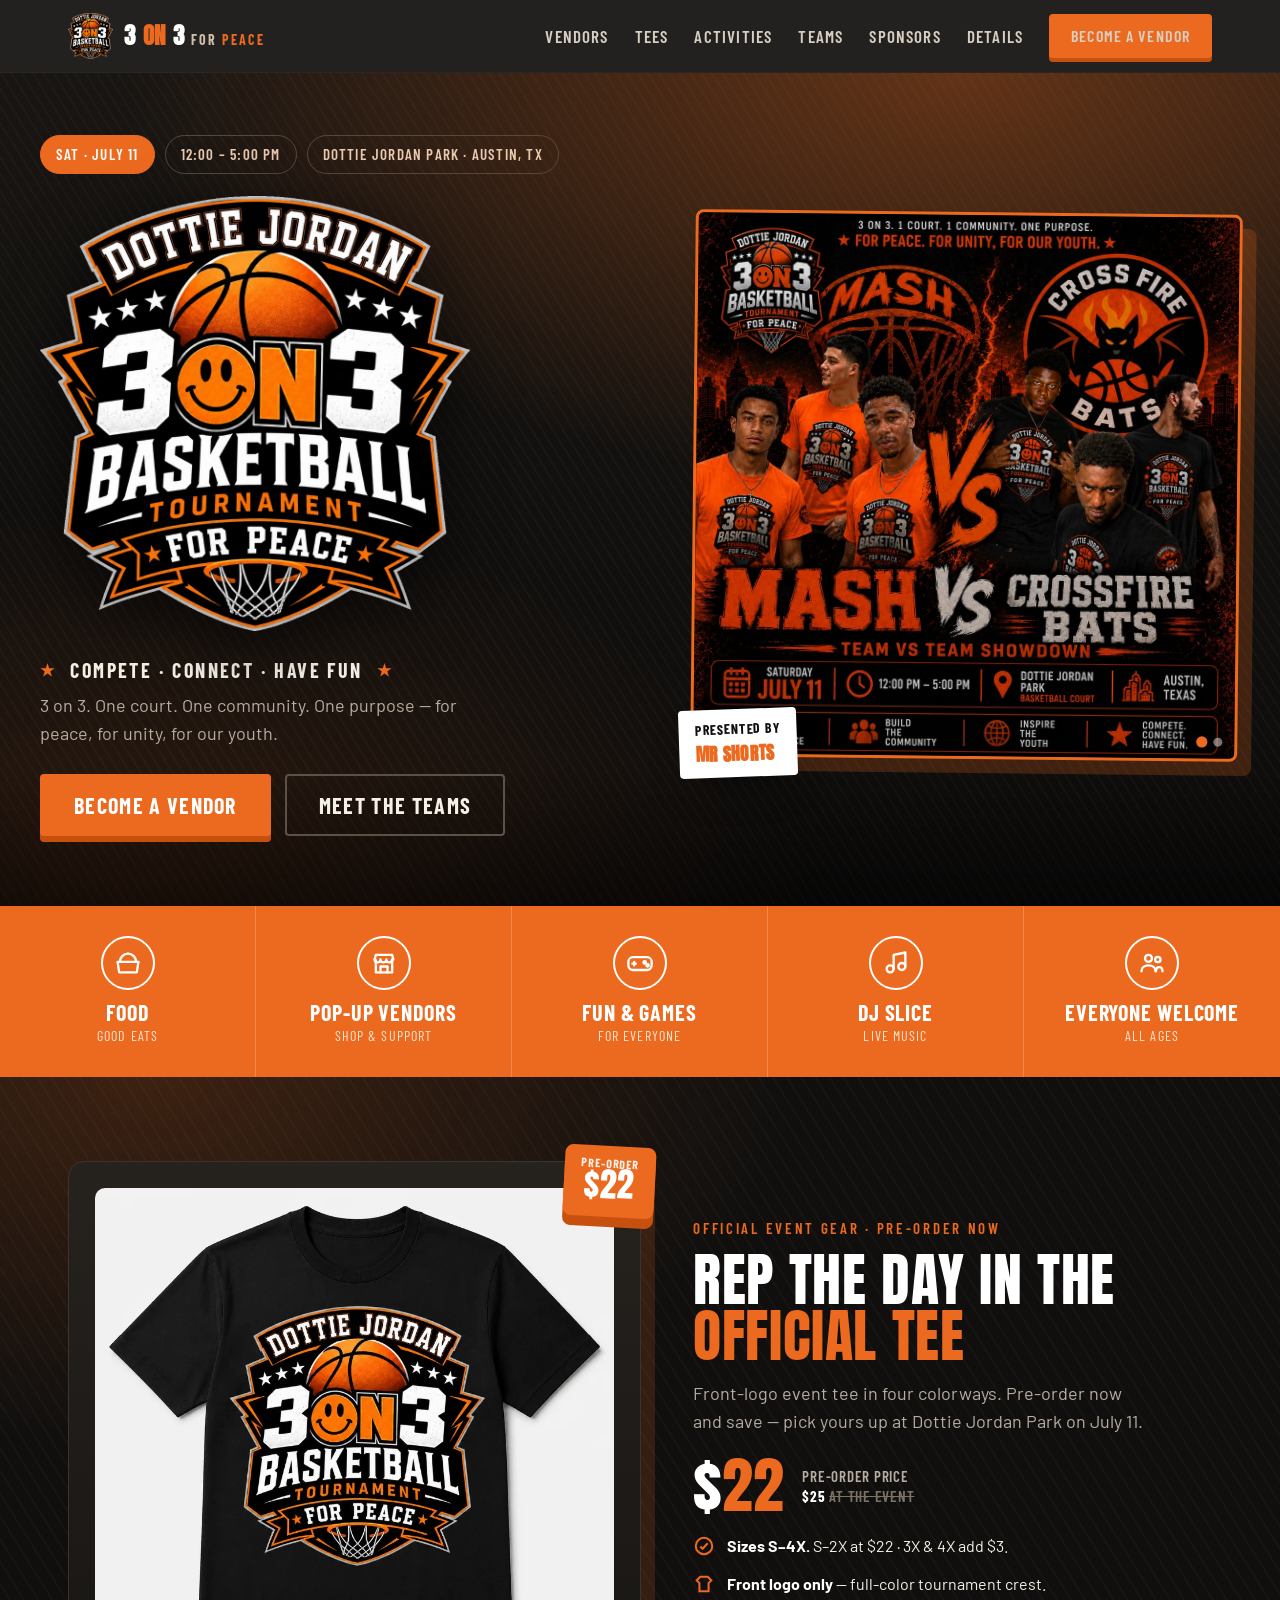
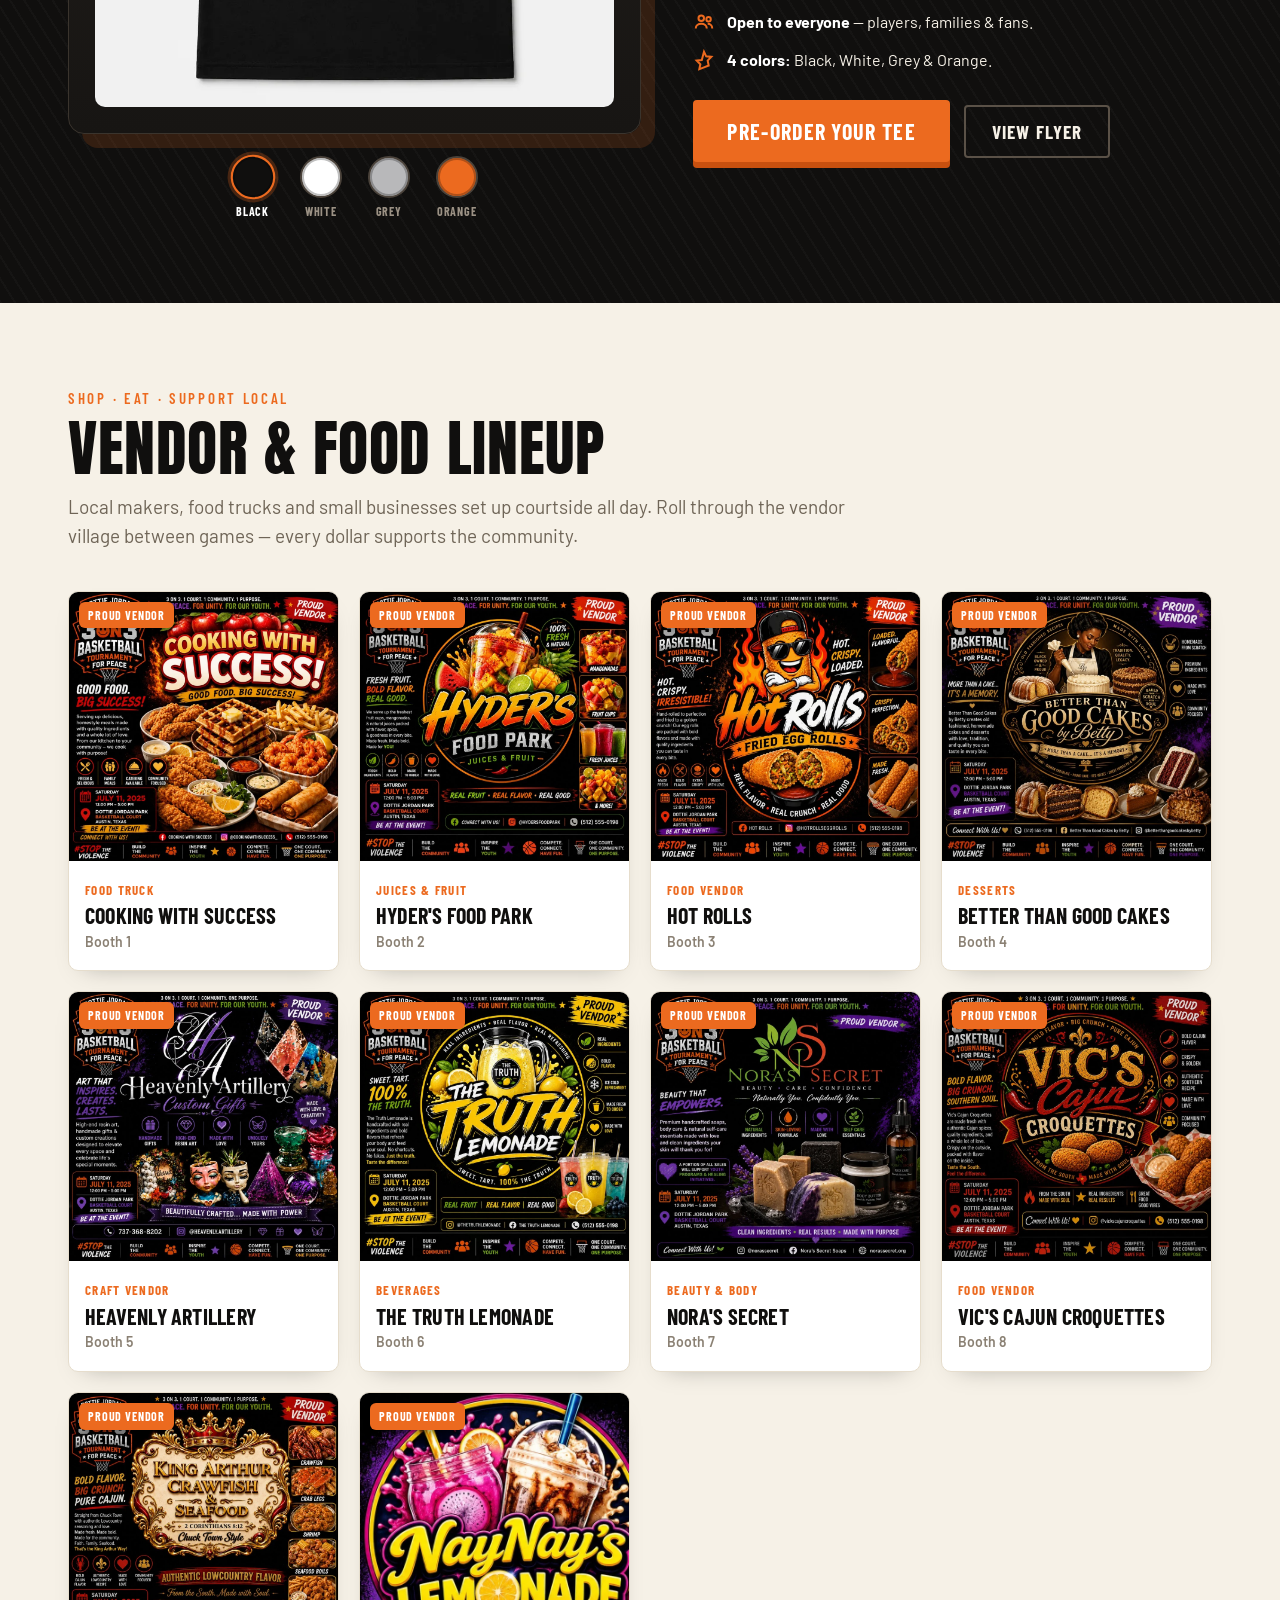
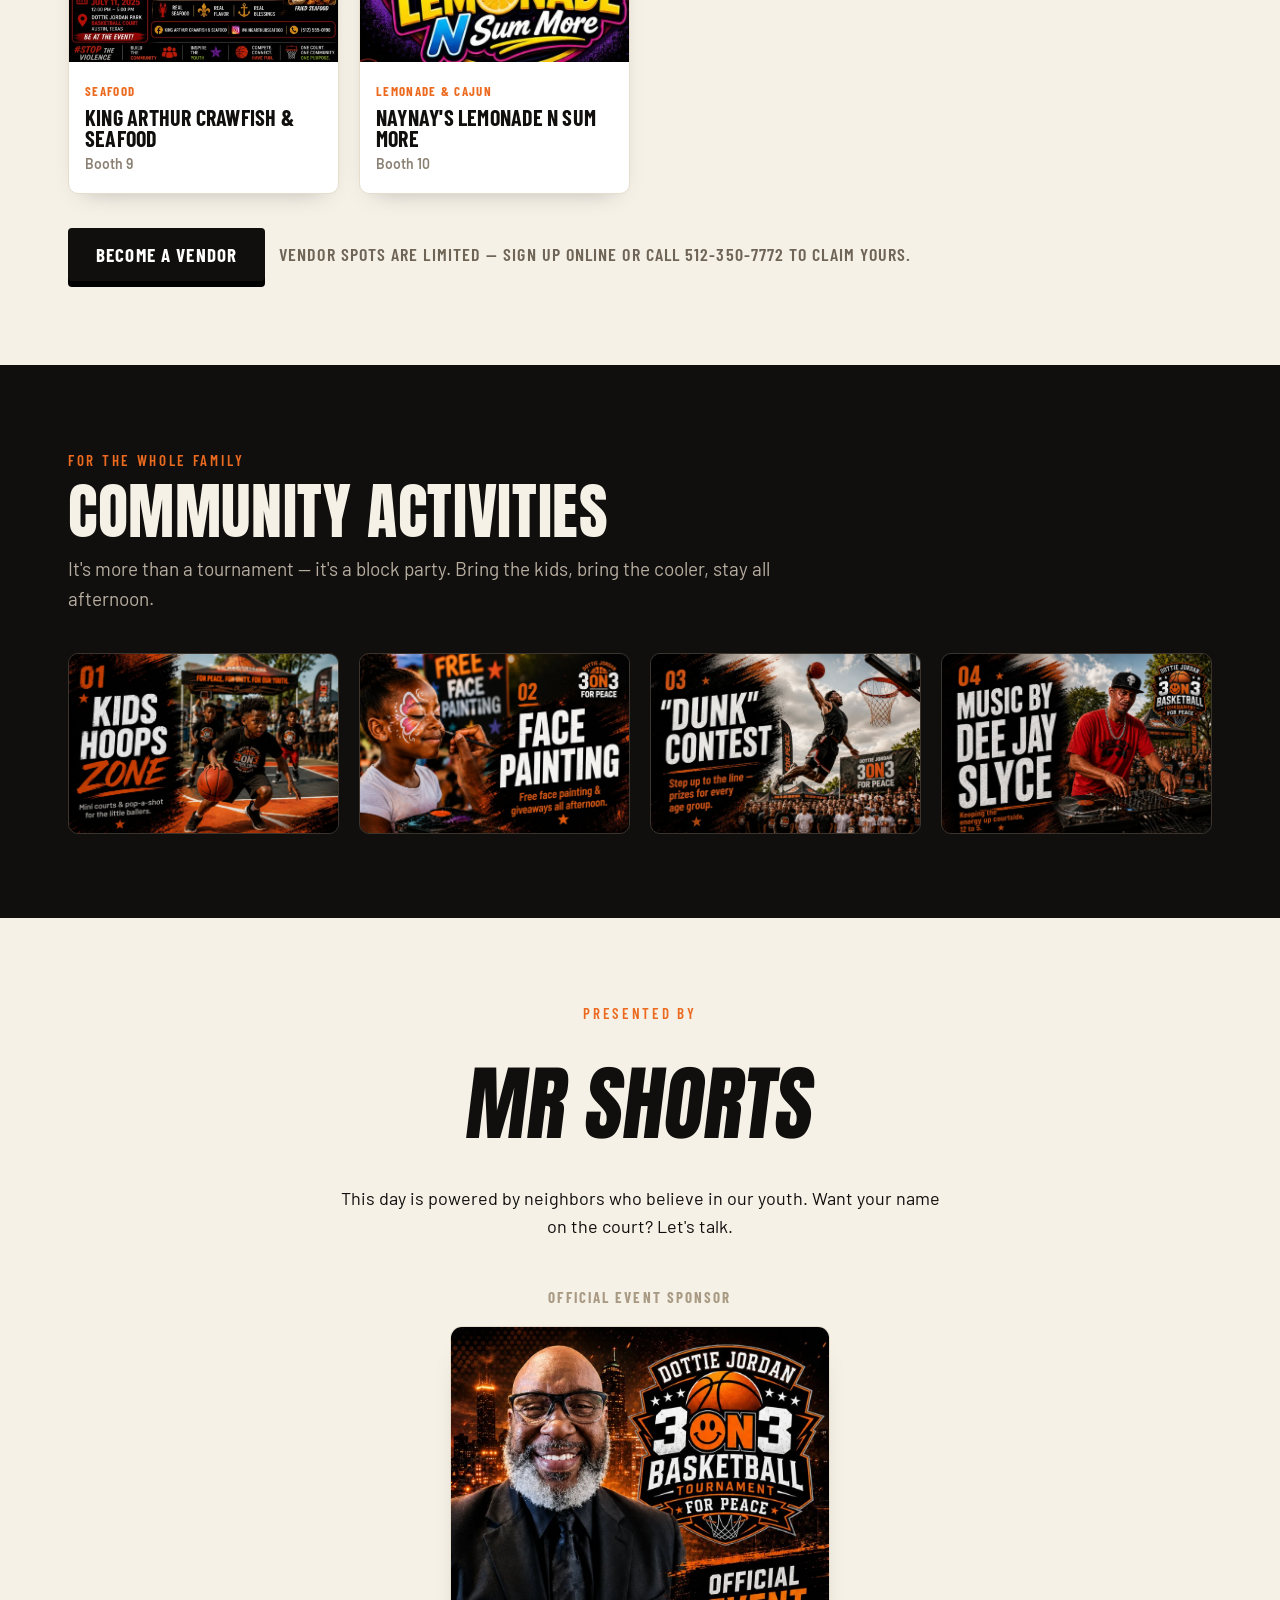
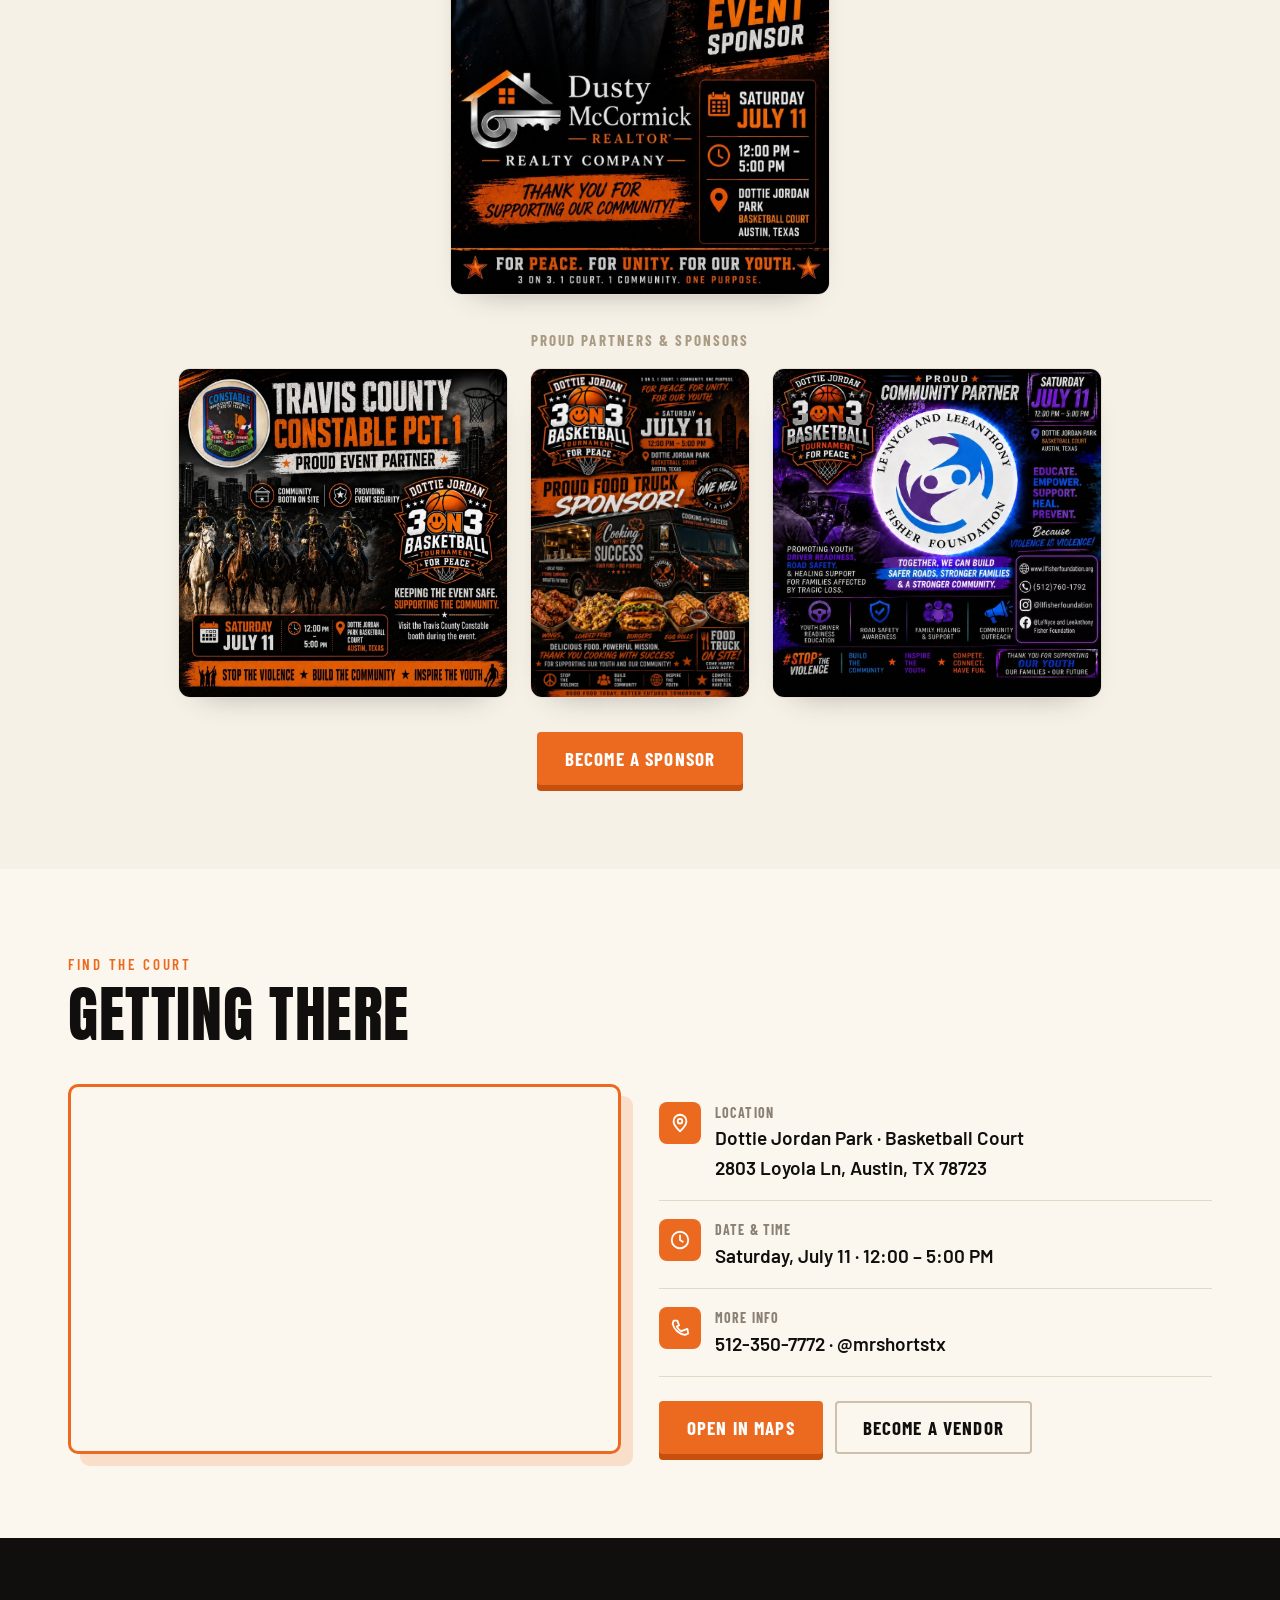
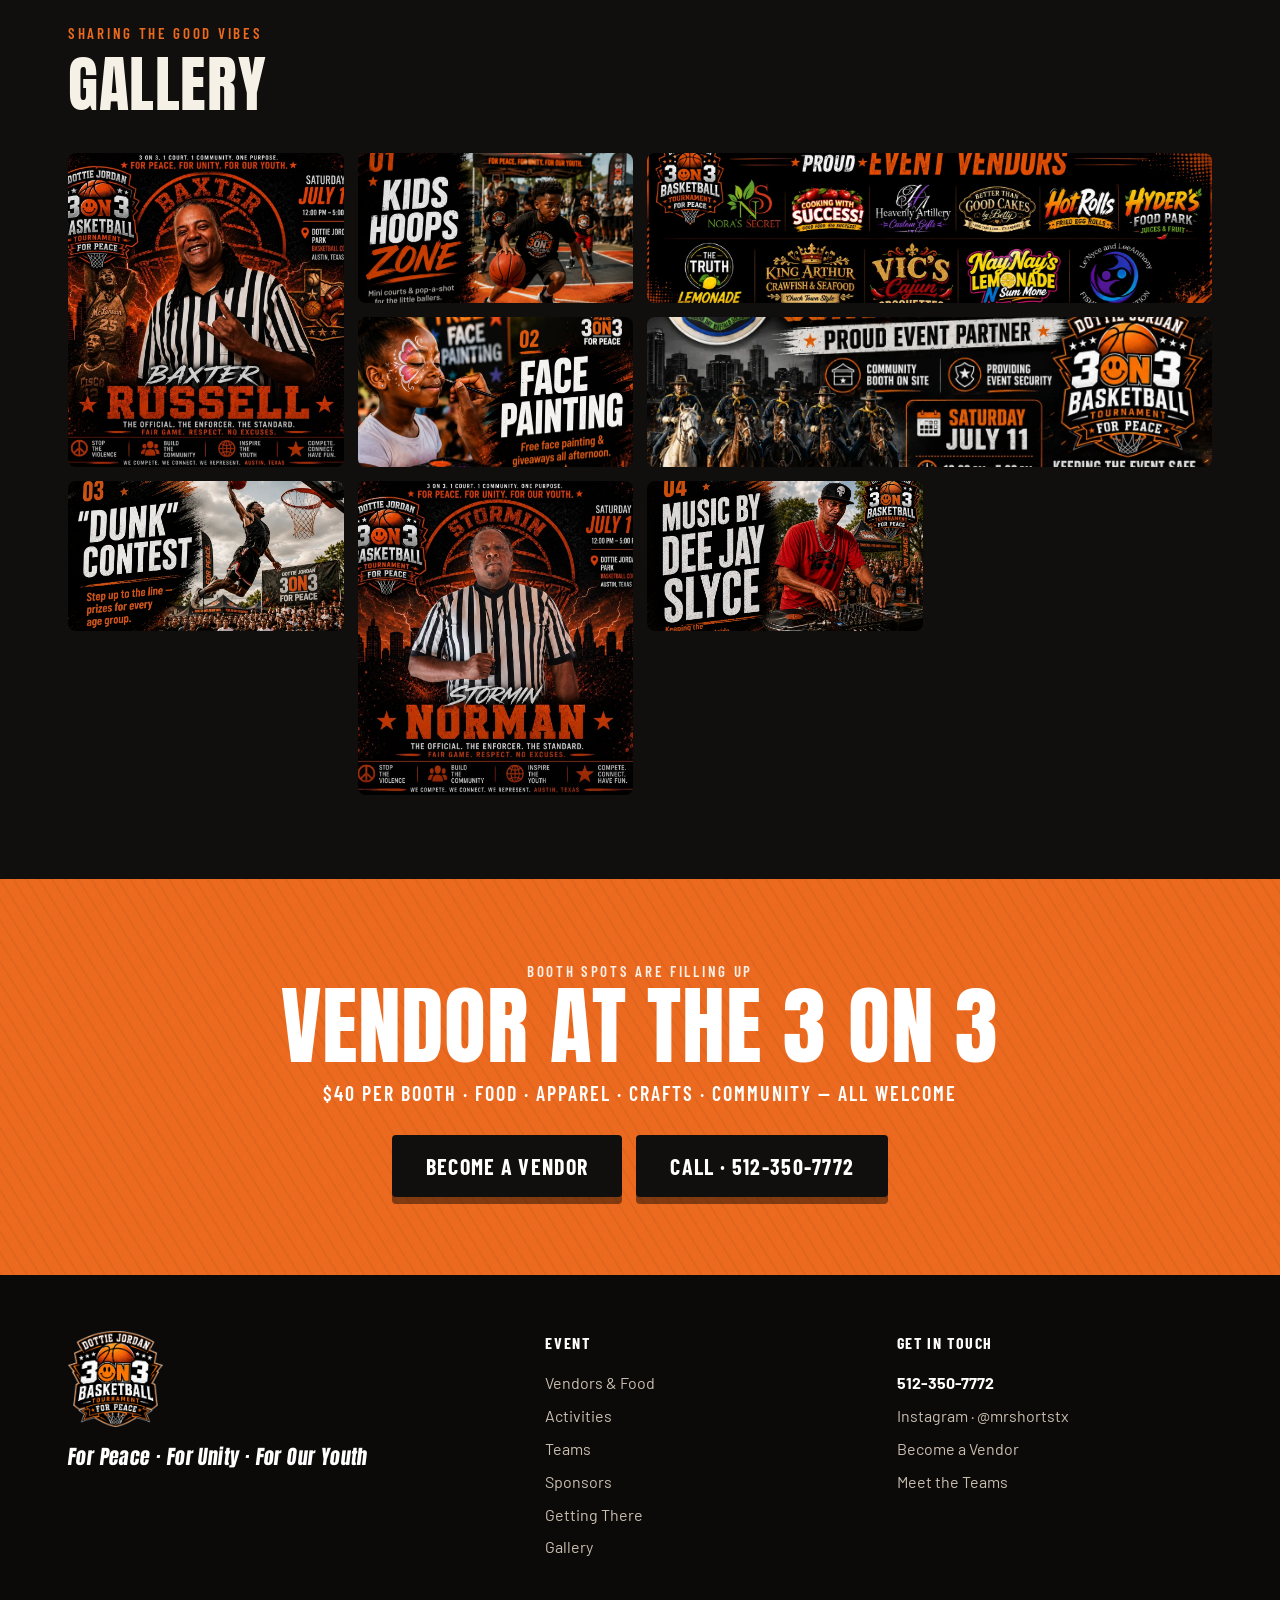
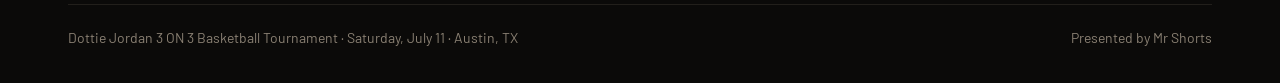
<file: index.html>
<!DOCTYPE html>
<html lang="en">
<head>
<meta charset="UTF-8" />
<meta name="viewport" content="width=device-width, initial-scale=1.0" />
<title>Dottie Jordan 3 ON 3 Basketball Tournament — For Peace</title>
<link rel="preconnect" href="https://fonts.googleapis.com" />
<link rel="preconnect" href="https://fonts.gstatic.com" crossorigin />
<link href="https://fonts.googleapis.com/css2?family=Anton&family=Barlow:ital,wght@0,400;0,500;0,600;0,700;1,600&family=Barlow+Condensed:wght@500;600;700&display=swap" rel="stylesheet" />
<style id="site-css">
/* ====== DOTTIE JORDAN 3ON3 — FOR PEACE :: brand stylesheet ====== */
:root{
  --ink:#100f0e;
  --ink-2:#1b1917;
  --panel:#211e1b;
  --cream:#f6f1e7;
  --cream-2:#ece3d3;
  --paper:#fbf7ef;
  --orange:#ec6a1f;
  --orange-bright:#ff7d24;
  --orange-deep:#c8500f;
  --line-dark:#3a342d;
  --muted:#b7ada0;
  --muted-ink:#7c736682;
  --shadow:0 18px 40px -18px rgba(0,0,0,.55);
  --maxw:1200px;
}
*{box-sizing:border-box;}
html{scroll-behavior:smooth;scroll-padding-top:78px;}
body{
  margin:0;
  font-family:'Barlow',system-ui,sans-serif;
  color:var(--ink);
  background:var(--paper);
  -webkit-font-smoothing:antialiased;
  font-size:18px;line-height:1.55;
}
img{max-width:100%;display:block;}
a{color:inherit;text-decoration:none;}

.wrap{max-width:var(--maxw);margin:0 auto;padding:0 28px;}
.eyebrow{
  font-family:'Barlow Condensed',sans-serif;font-weight:600;
  text-transform:uppercase;letter-spacing:.18em;font-size:15px;color:var(--orange);
}
h1,h2,h3{font-family:'Anton',sans-serif;font-weight:400;line-height:.96;letter-spacing:.01em;margin:0;text-transform:uppercase;}
.display{font-size:clamp(54px,9vw,118px);}
.section-title{font-size:clamp(34px,5.2vw,62px);}
.italic-skew{font-style:normal;transform:skewX(-7deg);display:inline-block;}

/* star separators like the flyer */
.stars{display:inline-flex;align-items:center;gap:14px;font-family:'Barlow Condensed',sans-serif;font-weight:700;text-transform:uppercase;letter-spacing:.12em;}
.stars .s{color:var(--orange);font-size:.8em;}

/* buttons */
.btn{
  --bg:var(--orange);--fg:#fff;
  font-family:'Barlow Condensed',sans-serif;font-weight:700;text-transform:uppercase;letter-spacing:.06em;
  font-size:19px;line-height:1;
  display:inline-flex;align-items:center;gap:10px;
  background:var(--bg);color:var(--fg);
  border:2px solid transparent;border-radius:4px;
  padding:15px 26px;cursor:pointer;transition:.15s transform,.15s background,.15s box-shadow;
  box-shadow:0 6px 0 var(--orange-deep);
}
.btn:hover{transform:translateY(-1px);background:var(--orange-bright);}
.btn:active{transform:translateY(4px);box-shadow:0 2px 0 var(--orange-deep);}
.btn.ghost{background:transparent;color:var(--cream);border-color:#5a5147;box-shadow:none;}
.btn.ghost:hover{background:rgba(236,106,31,.12);border-color:var(--orange);color:#fff;}
.btn.dark{background:var(--ink);color:#fff;box-shadow:0 6px 0 #000;}
.btn.dark:hover{background:#000;}
.btn.lg{font-size:22px;padding:18px 32px;}

/* chips */
.chip{
  display:inline-flex;align-items:center;gap:8px;
  font-family:'Barlow Condensed',sans-serif;font-weight:600;text-transform:uppercase;letter-spacing:.08em;font-size:15px;
  border:1.5px solid currentColor;border-radius:999px;padding:7px 15px;
}
.chip svg{width:16px;height:16px;}

/* ============ NAV ============ */
.nav{
  position:sticky;top:0;z-index:60;background:rgba(16,15,14,.92);
  backdrop-filter:blur(8px);border-bottom:1px solid #2a2622;
}
.nav-inner{display:flex;align-items:center;gap:26px;height:72px;}
.nav .brand{display:flex;align-items:center;gap:11px;color:#fff;}
.nav .brand img{height:46px;width:auto;}
.nav .brand b{font-family:'Anton',sans-serif;font-size:23px;letter-spacing:.02em;display:flex;align-items:baseline;gap:7px;}
.nav .brand b span{color:var(--orange);}
.nav .brand b i{font-family:'Barlow Condensed',sans-serif;font-style:normal;font-weight:700;font-size:14px;letter-spacing:.14em;text-transform:uppercase;color:#cdbfa9;white-space:nowrap;}
.nav .brand b i span{color:var(--orange);}
.nav .links{display:flex;gap:26px;margin-left:auto;align-items:center;}
.nav .links a{font-family:'Barlow Condensed',sans-serif;font-weight:600;text-transform:uppercase;letter-spacing:.07em;font-size:17px;color:#d8cfc2;transition:.15s;}
.nav .links a:hover{color:#fff;}
.nav .links .btn{font-size:16px;padding:12px 20px;box-shadow:0 4px 0 var(--orange-deep);}
.nav-toggle{display:none;margin-left:auto;background:none;border:0;cursor:pointer;padding:8px;}
.nav-toggle span{display:block;width:26px;height:3px;background:#fff;border-radius:2px;margin:5px 0;}

/* ============ HERO ============ */
.hero{position:relative;background:var(--ink);color:var(--cream);overflow:hidden;}
.hero::before{/* spotlight + grain */
  content:"";position:absolute;inset:0;
  background:
    radial-gradient(120% 90% at 75% 0%, rgba(236,106,31,.35), transparent 55%),
    radial-gradient(90% 80% at 10% 100%, rgba(236,106,31,.14), transparent 60%),
    repeating-linear-gradient(58deg, rgba(255,255,255,.022) 0 2px, transparent 2px 9px),
    linear-gradient(180deg,#181512,#0d0c0b);
  z-index:0;
}
.hero::after{/* bottom court fade */
  content:"";position:absolute;left:0;right:0;bottom:0;height:140px;
  background:linear-gradient(180deg,transparent,rgba(0,0,0,.5));z-index:0;
}
.hero-inner{position:relative;z-index:2;display:grid;grid-template-columns:1.05fr .95fr;gap:48px;align-items:center;padding:62px 0 70px;}
.hero .eyebrow-row{display:flex;gap:10px;flex-wrap:wrap;margin-bottom:22px;}
.hero .eyebrow-row .chip{color:#e9c9af;border-color:#5a473a;}
.hero .eyebrow-row .chip.hot{color:#fff;background:var(--orange);border-color:var(--orange);}
.hero .logo-art{max-width:430px;width:100%;filter:drop-shadow(0 14px 30px rgba(0,0,0,.6));margin-bottom:6px;}
.hero h1.kicker{font-size:clamp(40px,6vw,82px);color:#fff;margin:4px 0 10px;}
.hero h1.kicker .peace{color:var(--orange);}
.hero .tag{margin:18px 0 6px;font-size:20px;}
.hero .sub{color:var(--muted);max-width:440px;font-size:18px;margin:0 0 26px;}
.hero .cta-row{display:flex;gap:14px;flex-wrap:wrap;}
.hero-media{position:relative;}
.hero-media image-slot,.hero-media .hero-carousel{display:block;width:100%;aspect-ratio:1/1;border-radius:8px;border:3px solid var(--orange);box-shadow:14px 14px 0 rgba(236,106,31,.22);transform:rotate(.6deg);}
.hero-carousel{position:relative;overflow:hidden;background:#120d0a;}
.hero-carousel img{position:absolute;inset:0;width:100%;height:100%;object-fit:cover;opacity:0;transition:opacity 1s ease;}
.hero-carousel img.is-active{opacity:1;}
@media(prefers-reduced-motion:reduce){.hero-carousel img{transition:none;}}
.hero-dots{position:absolute;right:12px;bottom:12px;display:flex;gap:7px;z-index:2;}
.hero-dots button{width:9px;height:9px;padding:0;border:0;border-radius:50%;cursor:pointer;background:rgba(255,255,255,.45);transition:background .25s,transform .25s;}
.hero-dots button.is-active{background:var(--orange);transform:scale(1.25);}
.hero-media .presented{
  position:absolute;left:-14px;bottom:-18px;background:#fff;color:var(--ink);
  font-family:'Barlow Condensed',sans-serif;font-weight:700;text-transform:uppercase;letter-spacing:.06em;
  font-size:14px;padding:9px 16px;border-radius:4px;box-shadow:var(--shadow);transform:rotate(-2deg);
}
.hero-media .presented b{font-family:'Anton';color:var(--orange);font-size:18px;display:block;letter-spacing:.02em;}

/* ============ FEATURE STRIP ============ */
.features{background:var(--orange);color:#fff;}
.features .grid{display:grid;grid-template-columns:repeat(5,1fr);}
.feature{padding:30px 18px;text-align:center;border-right:1px solid rgba(255,255,255,.22);}
.feature:last-child{border-right:0;}
.feature .ic{width:54px;height:54px;margin:0 auto 12px;display:grid;place-items:center;border:2.5px solid #fff;border-radius:50%;}
.feature .ic svg{width:28px;height:28px;stroke:#fff;}
.feature h3{font-family:'Barlow Condensed',sans-serif;font-weight:700;font-size:22px;letter-spacing:.04em;}
.feature p{margin:2px 0 0;font-family:'Barlow Condensed',sans-serif;text-transform:uppercase;letter-spacing:.08em;font-size:14px;color:#ffe6d3;}

/* ============ generic section ============ */
.section{padding:84px 0;}
.section.dark{background:var(--ink);color:var(--cream);}
.section.cream{background:var(--cream);}
.sec-head{margin-bottom:40px;max-width:780px;}
.sec-head .eyebrow{display:block;margin-bottom:8px;}
.sec-head p.lead{font-size:19px;color:#6f6557;margin:14px 0 0;}
.section.dark .sec-head p.lead{color:var(--muted);}

/* ============ VENDORS (primary) ============ */
.vendor-grid{display:grid;grid-template-columns:repeat(4,1fr);gap:20px;}
.vendor{
  background:#fff;border:1px solid #e6ddcc;border-radius:10px;overflow:hidden;
  box-shadow:0 10px 24px -16px rgba(0,0,0,.35);transition:.15s transform,.15s box-shadow;
}
.vendor:hover{transform:translateY(-3px);box-shadow:0 18px 30px -16px rgba(0,0,0,.4);}
.vendor{position:relative;}
.vendor image-slot{display:block;width:100%;height:auto !important;aspect-ratio:1/1;background:#f3ece0;}
.vendor .vlogo{display:block;width:100%;aspect-ratio:1/1;background:#0d0c0b;position:relative;overflow:hidden;cursor:pointer;}
.vendor .vlogo img{width:100%;height:100%;object-fit:cover;display:block;}
.vendor .proud{position:absolute;top:10px;left:10px;z-index:4;font-family:'Barlow Condensed',sans-serif;font-weight:700;text-transform:uppercase;letter-spacing:.07em;font-size:12px;color:#fff;background:var(--orange);border-radius:6px;padding:4px 9px;box-shadow:0 4px 10px -4px rgba(0,0,0,.6);}
.vendor .zoom{position:absolute;top:10px;right:10px;z-index:5;width:36px;height:36px;border-radius:9px;border:0;cursor:pointer;background:rgba(13,12,11,.6);display:none;place-items:center;backdrop-filter:blur(4px);box-shadow:0 4px 10px -4px rgba(0,0,0,.55);transition:.15s background;}
.vendor .zoom:hover{background:var(--orange);}
.vendor .zoom svg{width:19px;height:19px;stroke:#fff;stroke-width:2.2;fill:none;}
.vendor.previewable:hover .zoom{display:grid;}
.vendor .meta{padding:14px 16px 16px;}
.vendor .meta .cat{font-family:'Barlow Condensed',sans-serif;font-weight:700;text-transform:uppercase;letter-spacing:.1em;font-size:13px;color:var(--orange);}
.vendor .meta h3{font-family:'Barlow Condensed',sans-serif;font-weight:700;font-size:22px;margin:3px 0 0;color:var(--ink);text-transform:none;}
.vendor .meta .booth{font-size:14px;color:#8a8073;font-weight:600;}
.vendor-cta{margin-top:34px;display:flex;gap:14px;flex-wrap:wrap;align-items:center;}
.vendor-cta .note{color:#6f6557;font-family:'Barlow Condensed',sans-serif;font-weight:600;text-transform:uppercase;letter-spacing:.06em;}

/* ============ ACTIVITIES ============ */
.act-grid{display:grid;grid-template-columns:repeat(4,1fr);gap:20px;}
.act{position:relative;border-radius:10px;overflow:hidden;border:1px solid var(--line-dark);background:var(--panel);}
.act image-slot{display:block;width:100%;height:200px;}
.act img{display:block;width:100%;height:auto;aspect-ratio:3/2;object-fit:cover;}
.act .body{padding:18px 18px 22px;}
.act .num{font-family:'Anton';color:var(--orange);font-size:15px;letter-spacing:.1em;}
.act h3{font-family:'Barlow Condensed',sans-serif;font-weight:700;font-size:24px;margin:4px 0 6px;color:#fff;text-transform:none;}
.act p{margin:0;font-size:16px;color:var(--muted);}

/* ============ TEES / MERCH ============ */
.section.tees{background:var(--ink);color:var(--cream);position:relative;overflow:hidden;}
.section.tees::before{content:"";position:absolute;inset:0;background:
  radial-gradient(90% 80% at 12% 0%, rgba(236,106,31,.20), transparent 56%),
  repeating-linear-gradient(58deg,rgba(255,255,255,.025) 0 2px,transparent 2px 12px);pointer-events:none;}
.tee-row{position:relative;z-index:2;display:grid;grid-template-columns:1.05fr .95fr;gap:52px;align-items:center;}
.tee-stage{position:relative;}
.tee-main{position:relative;background:linear-gradient(180deg,#26221e,#171513);border:1px solid var(--line-dark);border-radius:16px;padding:26px;box-shadow:14px 14px 0 rgba(236,106,31,.16);}
.tee-main img{display:block;width:100%;aspect-ratio:1/1;object-fit:contain;border-radius:10px;}
.tee-pricetag{position:absolute;top:-16px;right:-14px;z-index:3;background:var(--orange);color:#fff;border-radius:8px;padding:11px 16px;text-align:center;transform:rotate(3deg);box-shadow:0 10px 0 var(--orange-deep);}
.tee-pricetag .pre{display:block;font-family:'Barlow Condensed',sans-serif;font-weight:700;text-transform:uppercase;letter-spacing:.08em;font-size:12px;line-height:1;opacity:.92;}
.tee-pricetag .amt{font-family:'Anton',sans-serif;font-size:34px;line-height:.9;}
.tee-swatches{display:flex;gap:14px;margin-top:22px;justify-content:center;}
.tee-sw{width:54px;cursor:pointer;border:0;background:none;padding:0;text-align:center;}
.tee-sw .dot{display:block;width:42px;height:42px;margin:0 auto 6px;border-radius:50%;border:2.5px solid #4a423a;transition:.15s;box-shadow:inset 0 0 0 2px rgba(0,0,0,.25);}
.tee-sw .lbl{font-family:'Barlow Condensed',sans-serif;font-weight:700;text-transform:uppercase;letter-spacing:.06em;font-size:12px;color:#9b9184;transition:.15s;}
.tee-sw[aria-pressed="true"] .dot{border-color:var(--orange);transform:scale(1.06);box-shadow:0 0 0 3px rgba(236,106,31,.25),inset 0 0 0 2px rgba(0,0,0,.25);}
.tee-sw[aria-pressed="true"] .lbl{color:#fff;}
.tee-info .eyebrow{display:block;margin-bottom:12px;}
.tee-info h2{font-size:clamp(34px,4.6vw,58px);color:#fff;}
.tee-info h2 .o{color:var(--orange);}
.tee-info .lead{color:var(--muted);font-size:18px;max-width:460px;margin:16px 0 24px;}
.tee-pricecompare{display:flex;align-items:flex-end;gap:18px;margin:0 0 22px;}
.tee-pricecompare .now{font-family:'Anton',sans-serif;font-size:62px;line-height:.85;color:#fff;}
.tee-pricecompare .now span{color:var(--orange);}
.tee-pricecompare .at{font-family:'Barlow Condensed',sans-serif;font-weight:600;text-transform:uppercase;letter-spacing:.05em;font-size:15px;color:#b7ada0;line-height:1.35;padding-bottom:6px;}
.tee-pricecompare .at b{color:#fff;font-weight:700;}
.tee-pricecompare .at s{color:#7c7366;}
.tee-specs{list-style:none;margin:0 0 28px;padding:0;display:grid;gap:13px;}
.tee-specs li{display:flex;gap:12px;align-items:flex-start;font-size:16px;color:var(--cream);}
.tee-specs li svg{flex:none;width:22px;height:22px;stroke:var(--orange);stroke-width:2.2;fill:none;margin-top:1px;}
.tee-specs li b{color:#fff;}
.tee-cta-row{display:flex;gap:14px;flex-wrap:wrap;align-items:center;}
.tee-cta-row .sizenote{font-family:'Barlow Condensed',sans-serif;font-weight:600;text-transform:uppercase;letter-spacing:.04em;font-size:14px;color:#b7ada0;}

/* tee order modal extras (reuses .sp-modal styles) */
.tee-modal .swatch-row{display:flex;gap:12px;flex-wrap:wrap;margin-bottom:6px;}
.tee-modal .csw{cursor:pointer;}
.tee-modal .csw input{position:absolute;opacity:0;width:0;height:0;}
.tee-modal .csw .chip2{display:flex;align-items:center;gap:9px;border:1.6px solid #ddd2bf;border-radius:9px;padding:9px 14px 9px 11px;background:#fbf8f2;transition:.14s;font-family:'Barlow Condensed',sans-serif;font-weight:700;text-transform:uppercase;letter-spacing:.04em;font-size:14px;color:#6f6557;}
.tee-modal .csw .chip2 i{width:18px;height:18px;border-radius:50%;border:1.5px solid rgba(0,0,0,.2);}
.tee-modal .csw input:checked + .chip2{border-color:var(--orange);background:#fff;color:var(--ink);box-shadow:0 0 0 3px rgba(236,106,31,.13);}
.tee-modal select{font-family:'Barlow',sans-serif;font-size:16px;color:var(--ink);background:#fbf8f2;border:1.5px solid #ddd2bf;border-radius:9px;padding:12px 14px;outline:none;transition:.14s;width:100%;}
.tee-modal select:focus{border-color:var(--orange);background:#fff;box-shadow:0 0 0 3px rgba(236,106,31,.13);}
.tee-qty{display:inline-flex;align-items:stretch;border:1.5px solid #ddd2bf;border-radius:9px;overflow:hidden;background:#fbf8f2;}
.tee-qty button{width:46px;border:0;background:#f0e7d8;color:var(--ink);font-size:22px;cursor:pointer;font-family:'Anton',sans-serif;line-height:1;}
.tee-qty button:hover{background:var(--orange);color:#fff;}
.tee-qty input{width:58px;text-align:center;border:0;background:transparent;font-family:'Anton',sans-serif;font-size:20px;color:var(--ink);outline:none;-moz-appearance:textfield;}
.tee-qty input::-webkit-outer-spin-button,.tee-qty input::-webkit-inner-spin-button{-webkit-appearance:none;margin:0;}
.tee-total{display:flex;justify-content:space-between;align-items:center;margin:6px 0 18px;padding:16px 18px;background:#fbf3e8;border:1.5px dashed #e0b793;border-radius:11px;}
.tee-total .k{font-family:'Barlow Condensed',sans-serif;font-weight:700;text-transform:uppercase;letter-spacing:.06em;font-size:14px;color:#8a6a4e;}
.tee-total .v{font-family:'Anton',sans-serif;font-size:32px;color:var(--ink);}
.tee-total .v span{color:var(--orange);}

/* ============ SPONSORS ============ */
.presenting{text-align:center;margin-bottom:46px;}
.presenting .eyebrow{display:block;margin-bottom:14px;}
.presenting .ms{
  font-family:'Anton',sans-serif;font-size:clamp(40px,7vw,82px);color:var(--ink);transform:skewX(-7deg);display:inline-block;white-space:nowrap;
}
.section.cream .presenting .ms{color:var(--ink);}
.sponsor-wall{display:grid;grid-template-columns:repeat(4,1fr);gap:22px;}
.sponsor{position:relative;background:#fff;border:1px solid #e6ddcc;border-radius:12px;aspect-ratio:3/4;overflow:hidden;box-shadow:0 14px 32px -24px rgba(0,0,0,.45);}
.sponsor image-slot{display:block;width:100%;height:100%;}
.sponsor image-slot::part(image){object-fit:cover;}
.sponsor .flyer-btn{position:absolute;left:50%;bottom:12px;transform:translateX(-50%) translateY(6px);z-index:5;align-items:center;gap:7px;font-family:'Barlow Condensed',sans-serif;font-weight:700;text-transform:uppercase;letter-spacing:.05em;font-size:13px;color:#fff;background:var(--orange);border:0;border-radius:999px;padding:9px 16px;cursor:pointer;box-shadow:0 8px 18px -6px rgba(0,0,0,.6);display:none;opacity:0;transition:.16s;}
.sponsor .flyer-btn svg{width:15px;height:15px;stroke:#fff;stroke-width:2.3;fill:none;}
.sponsor.previewable .flyer-btn{display:inline-flex;}
.sponsor.previewable:hover .flyer-btn{opacity:1;transform:translateX(-50%) translateY(0);}
.sponsor.has-flyer{cursor:pointer;}
.sponsor.has-flyer img{width:100%;height:100%;object-fit:cover;display:block;}
.sponsor-wall.solo{display:flex;justify-content:center;}
.sponsor-wall.solo .sponsor{aspect-ratio:1/1;width:min(460px,100%);}

/* tiered sponsor showcase — flyers shown at natural aspect ratio, no crop */
.sponsor-feature{display:flex;justify-content:center;}
.sponsor-feature .sponsor.feat{aspect-ratio:auto;width:min(380px,86vw);}
.sponsor-feature .sponsor.feat img{position:static;width:100%;height:auto;object-fit:contain;}
.sponsor-show{display:flex;flex-wrap:wrap;justify-content:center;align-items:flex-start;gap:22px;max-width:1010px;margin:0 auto;}
.sponsor-show .sponsor{aspect-ratio:auto;height:330px;width:auto;}
.sponsor-show .sponsor img{position:static;width:auto;height:100%;object-fit:contain;}
@media(max-width:720px){
  .sponsor-show .sponsor{height:auto;width:min(330px,82vw);}
  .sponsor-show .sponsor img{width:100%;height:auto;}
}
.sponsor-tier{text-align:center;font-family:'Barlow Condensed',sans-serif;font-weight:700;text-transform:uppercase;letter-spacing:.14em;color:#a99a83;margin:34px 0 16px;font-size:15px;}

/* ============ VENDOR FLYER LIGHTBOX ============ */
.vlb{position:fixed;inset:0;z-index:200;display:none;align-items:center;justify-content:center;padding:30px;background:rgba(8,7,6,.92);backdrop-filter:blur(4px);}
.vlb.open{display:flex;}
.vlb img{max-width:min(92vw,820px);max-height:88vh;width:auto;height:auto;border-radius:10px;border:3px solid var(--orange);box-shadow:0 30px 60px -20px rgba(0,0,0,.8);}
.vlb .x{position:absolute;top:22px;right:26px;width:48px;height:48px;border-radius:50%;border:2px solid #5a5147;background:rgba(0,0,0,.5);color:#fff;font-size:24px;cursor:pointer;display:grid;place-items:center;transition:.15s;}
.vlb .x:hover{background:var(--orange);border-color:var(--orange);}
.vlb .arw{position:absolute;top:50%;transform:translateY(-50%);width:54px;height:54px;border-radius:50%;border:2px solid #5a5147;background:rgba(0,0,0,.5);color:#fff;font-size:26px;cursor:pointer;display:grid;place-items:center;transition:.15s;}
.vlb .arw:hover{background:var(--orange);border-color:var(--orange);}
.vlb .arw.prev{left:24px;} .vlb .arw.next{right:24px;}
.vlb .cap{position:absolute;bottom:26px;left:0;right:0;text-align:center;font-family:'Barlow Condensed',sans-serif;font-weight:700;text-transform:uppercase;letter-spacing:.08em;color:#f0d4bf;font-size:16px;}
@media(max-width:640px){.vlb .arw{width:44px;height:44px;}.vlb .arw.prev{left:10px;}.vlb .arw.next{right:10px;}}

/* ============ MAP / DETAILS ============ */
.map-row{display:grid;grid-template-columns:1fr 1fr;gap:38px;align-items:stretch;}
.map-frame{border-radius:10px;overflow:hidden;border:3px solid var(--orange);box-shadow:12px 12px 0 rgba(236,106,31,.18);min-height:330px;}
.map-frame iframe{width:100%;height:100%;min-height:330px;border:0;display:block;filter:saturate(1.05);}
.detail-card .row{display:flex;gap:14px;padding:18px 0;border-bottom:1px solid #e2d9c8;}
.detail-card .row:last-child{border-bottom:0;}
.detail-card .row .ic{flex:none;width:42px;height:42px;border-radius:8px;background:var(--orange);display:grid;place-items:center;}
.detail-card .row .ic svg{width:22px;height:22px;stroke:#fff;}
.detail-card .row .k{font-family:'Barlow Condensed',sans-serif;font-weight:700;text-transform:uppercase;letter-spacing:.08em;color:#8a8073;font-size:14px;}
.detail-card .row .v{font-size:19px;font-weight:600;color:var(--ink);}

/* ============ GALLERY ============ */
.gallery{display:grid;grid-template-columns:repeat(4,1fr);grid-auto-rows:150px;gap:14px;}
.gallery image-slot{width:100%;height:100%;border-radius:8px;}
.gallery img{width:100%;height:100%;object-fit:cover;border-radius:8px;display:block;}
.gallery .tall{grid-row:span 2;}
.gallery .wide{grid-column:span 2;}

/* image-slot empty-state visibility on dark surfaces */
.section.dark image-slot::part(frame),
.gallery image-slot::part(frame),
.hero-media image-slot::part(frame){background:rgba(255,255,255,.055) !important;}
.section.dark image-slot::part(empty),
.gallery image-slot::part(empty),
.hero-media image-slot::part(empty){color:rgba(246,241,231,.6) !important;}

/* ============ FINAL CTA ============ */
.finalcta{position:relative;background:var(--orange);color:#fff;text-align:center;padding:78px 0;overflow:hidden;}
.finalcta::before{content:"";position:absolute;inset:0;background:repeating-linear-gradient(58deg,rgba(0,0,0,.05) 0 2px,transparent 2px 11px);}
.finalcta .inner{position:relative;z-index:2;}
.finalcta h2{font-size:clamp(40px,7vw,86px);color:#fff;}
.finalcta p{font-family:'Barlow Condensed',sans-serif;text-transform:uppercase;letter-spacing:.1em;font-weight:600;font-size:20px;margin:10px 0 26px;}
.finalcta .btn.dark{box-shadow:0 7px 0 rgba(0,0,0,.45);}

/* ============ FOOTER ============ */
.footer{background:#0b0a09;color:#cabfb0;padding:56px 0 34px;}
.footer .top{display:grid;grid-template-columns:1.4fr 1fr 1fr;gap:36px;}
.footer img.logo{height:96px;width:auto;margin-bottom:14px;}
.footer .peace{font-family:'Anton',sans-serif;color:#fff;font-size:20px;letter-spacing:.02em;transform:skewX(-7deg);display:inline-block;}
.footer h4{font-family:'Barlow Condensed',sans-serif;font-weight:700;text-transform:uppercase;letter-spacing:.1em;color:#fff;font-size:16px;margin:0 0 12px;}
.footer a{display:block;color:#cabfb0;padding:4px 0;font-size:16px;}
.footer a:hover{color:var(--orange);}
.footer .contact b{color:#fff;}
.footer .bottom{display:flex;justify-content:space-between;align-items:center;gap:16px;margin-top:40px;padding-top:22px;border-top:1px solid #221f1b;font-size:14px;color:#8a8073;flex-wrap:wrap;}

/* ============ RESPONSIVE ============ */
@media(max-width:900px){
  .hero-inner{grid-template-columns:1fr;gap:30px;padding:44px 0 54px;}
  .hero-media{order:-1;}
  .hero-media .hero-carousel{aspect-ratio:1/1;}
  .features .grid{grid-template-columns:repeat(2,1fr);}
  .feature:nth-child(2n){border-right:0;}
  .vendor-grid{grid-template-columns:repeat(2,1fr);}
  .act-grid{grid-template-columns:repeat(2,1fr);}
  .sponsor-wall{grid-template-columns:repeat(2,1fr);}
  .map-row{grid-template-columns:1fr;}
  .tee-row{grid-template-columns:1fr;gap:34px;}
  .tee-stage{order:-1;max-width:440px;margin:0 auto;}
  .footer .top{grid-template-columns:1fr;gap:26px;}
}
@media(max-width:640px){
  body{font-size:17px;}
  .nav .links{display:none;}
  .nav .links.open{display:flex;position:absolute;top:72px;left:0;right:0;flex-direction:column;background:#161311;padding:18px 28px 26px;gap:14px;border-bottom:1px solid #2a2622;}
  .nav .links.open .btn{align-self:flex-start;}
  .nav-toggle{display:block;}
  .vendor-grid{grid-template-columns:1fr 1fr;}
  .act-grid{grid-template-columns:1fr;}
  .gallery{grid-template-columns:repeat(2,1fr);}
  .section{padding:60px 0;}
}

</style>
<meta name="ext-resource-dependency" content="assets/vendors/naynays-flyer.webp" data-resource-id="naynaysFlyer" />
<meta name="ext-resource-dependency" content="assets/vendors/cooking-with-success.webp" data-resource-id="flyerCooking" />
<meta name="ext-resource-dependency" content="assets/vendors/hyders-food-park.webp" data-resource-id="flyerHyders" />
<meta name="ext-resource-dependency" content="assets/vendors/hot-rolls.webp" data-resource-id="flyerHotrolls" />
<meta name="ext-resource-dependency" content="assets/vendors/better-than-good-cakes.webp" data-resource-id="flyerBetter" />
<meta name="ext-resource-dependency" content="assets/vendors/heavenly-artillery.webp" data-resource-id="flyerHeavenly" />
<meta name="ext-resource-dependency" content="assets/vendors/the-truth-lemonade.webp" data-resource-id="flyerTruth" />
<meta name="ext-resource-dependency" content="assets/vendors/noras-secret.webp" data-resource-id="flyerNoras" />
<meta name="ext-resource-dependency" content="assets/vendors/vics-cajun-croquettes.webp" data-resource-id="flyerVics" />
<meta name="ext-resource-dependency" content="assets/vendors/king-arthur-seafood.webp" data-resource-id="flyerKingarthur" />
<meta name="ext-resource-dependency" content="assets/vendors/fisher-foundation.webp" data-resource-id="flyerFisher" />
<meta name="ext-resource-dependency" content="assets/sponsors/dusty-mccormick-realty.webp" data-resource-id="spDusty" />
<meta name="ext-resource-dependency" content="assets/sponsors/travis-constable-pct1.webp" data-resource-id="spConstable" />
<meta name="ext-resource-dependency" content="assets/sponsors/cooking-with-success-sponsor.webp" data-resource-id="spCooking" />
<template id="__bundler_thumbnail" data-bg-color="#100f0e">
  <svg viewBox="0 0 1200 800" xmlns="http://www.w3.org/2000/svg">
    <rect width="1200" height="800" fill="#100f0e"/>
    <circle cx="600" cy="400" r="190" fill="none" stroke="#ec6a1f" stroke-width="22"/>
    <path d="M600 210 v380 M410 400 h380" stroke="#ec6a1f" stroke-width="22"/>
    <path d="M470 285 q130 115 0 230 M730 285 q-130 115 0 230" fill="none" stroke="#ec6a1f" stroke-width="16"/>
    <text x="600" y="690" text-anchor="middle" font-family="Arial Black, sans-serif" font-weight="900" font-size="96" fill="#f4ead7">3 ON 3</text>
  </svg>
</template>
<style>
  /* ===== BECOME A SPONSOR MODAL ===== */
  .sp-modal{position:fixed;inset:0;z-index:300;display:none;align-items:flex-start;justify-content:center;padding:40px 20px;background:rgba(8,7,6,.9);backdrop-filter:blur(5px);overflow-y:auto;}
  .sp-modal.open{display:flex;}
  .sp-dialog{position:relative;width:100%;max-width:640px;background:#fff;border-radius:14px;overflow:hidden;box-shadow:0 40px 90px -30px rgba(0,0,0,.8);animation:spPop .22s ease both;}
  @keyframes spPop{from{transform:translateY(14px) scale(.985);}to{transform:none;}}

  .sp-head{position:relative;background:var(--ink);color:var(--cream);padding:30px 34px 26px;overflow:hidden;}
  .sp-head::before{content:"";position:absolute;inset:0;background:
      radial-gradient(120% 100% at 88% 0%, rgba(236,106,31,.34), transparent 58%),
      repeating-linear-gradient(58deg, rgba(255,255,255,.022) 0 2px, transparent 2px 9px);}
  .sp-head .eyebrow{position:relative;display:block;margin-bottom:8px;}
  .sp-head h2{position:relative;font-family:'Anton',sans-serif;font-size:clamp(32px,6vw,46px);color:#fff;}
  .sp-head h2 .o{color:var(--orange);}
  .sp-head p{position:relative;color:var(--muted);font-size:16px;margin:10px 0 0;max-width:460px;}
  .sp-close{position:absolute;top:18px;right:18px;z-index:3;width:40px;height:40px;border-radius:50%;border:2px solid #5a5147;background:rgba(0,0,0,.4);color:#fff;font-size:22px;cursor:pointer;display:grid;place-items:center;transition:.15s;}
  .sp-close:hover{background:var(--orange);border-color:var(--orange);}

  .sp-body{padding:28px 34px 32px;}
  .sp-modal .field{display:flex;flex-direction:column;gap:7px;margin-bottom:16px;}
  .sp-modal .grid2{display:grid;grid-template-columns:1fr 1fr;gap:0 18px;}
  .sp-modal .field label{font-family:'Barlow Condensed',sans-serif;font-weight:700;text-transform:uppercase;letter-spacing:.06em;font-size:14px;color:#6f6557;}
  .sp-modal .field label .req{color:var(--orange);}
  .sp-modal input,.sp-modal textarea{
    font-family:'Barlow',sans-serif;font-size:16px;color:var(--ink);background:#fbf8f2;
    border:1.5px solid #ddd2bf;border-radius:9px;padding:12px 14px;outline:none;transition:.14s;width:100%;
  }
  .sp-modal textarea{resize:vertical;min-height:84px;line-height:1.5;}
  .sp-modal input:focus,.sp-modal textarea:focus{border-color:var(--orange);background:#fff;box-shadow:0 0 0 3px rgba(236,106,31,.13);}
  .sp-modal input::placeholder,.sp-modal textarea::placeholder{color:#ada393;}

  .sp-tierhead{font-family:'Barlow Condensed',sans-serif;font-weight:700;text-transform:uppercase;letter-spacing:.06em;font-size:14px;color:#6f6557;margin:4px 0 10px;}
  .sp-tiers{display:grid;grid-template-columns:1fr 1fr;gap:10px;margin-bottom:18px;}
  .sp-tier{position:relative;cursor:pointer;}
  .sp-tier input{position:absolute;opacity:0;width:0;height:0;}
  .sp-tier .box{display:flex;flex-direction:column;gap:2px;border:1.5px solid #ddd2bf;border-radius:11px;padding:13px 15px;background:#fbf8f2;transition:.14s;height:100%;}
  .sp-tier .name{font-family:'Barlow Condensed',sans-serif;font-weight:700;text-transform:uppercase;letter-spacing:.04em;font-size:16px;color:var(--ink);}
  .sp-tier .amt{font-family:'Anton',sans-serif;font-size:22px;color:var(--orange);line-height:1;}
  .sp-tier .amt span{font-family:'Barlow',sans-serif;font-size:12px;color:#a0968a;font-weight:600;}
  .sp-tier input:checked + .box{border-color:var(--orange);background:#fff;box-shadow:0 0 0 2px rgba(236,106,31,.18);}
  .sp-tier input:focus-visible + .box{box-shadow:0 0 0 3px rgba(236,106,31,.35);}

  .sp-err{display:none;color:var(--orange-deep);font-family:'Barlow Condensed',sans-serif;font-weight:700;text-transform:uppercase;letter-spacing:.05em;font-size:13px;}
  .sp-err.show{display:block;}
  .field.invalid input,.field.invalid textarea{border-color:var(--orange-deep);background:#fff4ee;}

  .sp-actions{display:flex;align-items:center;gap:16px;margin-top:6px;flex-wrap:wrap;}
  .sp-actions .btn{border:0;}
  .sp-actions .callnote{font-size:14px;color:#8a8073;line-height:1.4;flex:1;min-width:180px;}
  .sp-actions .callnote a{color:var(--orange-deep);font-weight:700;white-space:nowrap;}
  .pay-note{margin:14px 2px 0;font-size:14px;line-height:1.5;color:#8a8073;}
  .pay-note b{color:var(--ink);font-weight:700;}
  .pay-note a{color:var(--orange-deep);font-weight:700;white-space:nowrap;}

  .sp-success{display:none;text-align:center;padding:10px 4px 6px;}
  .sp-success.show{display:block;}
  .sp-success .tick{width:72px;height:72px;border-radius:50%;background:var(--orange);display:grid;place-items:center;margin:0 auto 20px;box-shadow:0 10px 24px -10px rgba(236,106,31,.7);}
  .sp-success .tick svg{width:38px;height:38px;stroke:#fff;stroke-width:3;fill:none;}
  .sp-success h3{font-family:'Anton',sans-serif;font-size:32px;color:var(--ink);text-transform:uppercase;}
  .sp-success p{font-size:17px;color:#6f6557;max-width:420px;margin:12px auto 0;}
  .sp-success .btn{margin-top:24px;}

  @media(max-width:560px){
    .sp-modal{padding:0;}
    .sp-dialog{max-width:none;min-height:100%;border-radius:0;}
    .sp-modal .grid2,.sp-tiers{grid-template-columns:1fr;}
    .sp-head,.sp-body{padding-left:22px;padding-right:22px;}
  }
</style>
</head>
<body>

  <!-- ============ NAV ============ -->
  <header class="nav">
    <div class="wrap nav-inner">
      <a class="brand" href="#top">
        <img src="assets/logo.webp" alt="Dottie Jordan 3 on 3 logo" />
        <b>3<span>ON</span>3 <i>For <span>Peace</span></i></b>
      </a>
      <button class="nav-toggle" id="navToggle" aria-label="Menu"><span></span><span></span><span></span></button>
      <nav class="links" id="navLinks">
        <a href="#vendors">Vendors</a>
        <a href="#tees">Tees</a>
        <a href="#activities">Activities</a>
        <a href="teams.html">Teams</a>
        <a href="#sponsors">Sponsors</a>
        <a href="#details">Details</a>
        <a class="btn" href="vendor-registration.html">Become a Vendor</a>
      </nav>
    </div>
  </header>

  <!-- ============ HERO ============ -->
  <section class="hero" id="top">
    <div class="wrap hero-inner">
      <div class="hero-copy">
        <div class="eyebrow-row">
          <span class="chip hot">Sat · July 11</span>
          <span class="chip">12:00 – 5:00 PM</span>
          <span class="chip">Dottie Jordan Park · Austin, TX</span>
        </div>
        <img class="logo-art" src="assets/logo.webp" alt="Dottie Jordan 3 on 3 Basketball Tournament — For Peace" />
        <p class="tag stars"><span class="s">★</span> Compete · Connect · Have Fun <span class="s">★</span></p>
        <p class="sub">3 on 3. One court. One community. One purpose — for peace, for unity, for our youth.</p>
        <div class="cta-row">
          <a class="btn lg" href="vendor-registration.html">Become a Vendor</a>
          <a class="btn ghost lg" href="teams.html">Meet the Teams</a>
        </div>
      </div>
      <div class="hero-media">
        <div class="hero-carousel" id="heroCarousel">
          <img class="is-active" src="assets/hero-matchup.webp" alt="MASH vs Crossfire Bats — team showdown, Saturday July 11, Dottie Jordan Park" />
          <img src="assets/hero-matchup-2.webp" alt="Isolaters vs TDC — team showdown, Saturday July 11, Dottie Jordan Park" />
          <div class="hero-dots" id="heroDots"></div>
        </div>
        <div class="presented">Presented by<b>MR SHORTS</b></div>
      </div>
    </div>
  </section>

  <!-- ============ FEATURE STRIP ============ -->
  <section class="features">
    <div class="grid">
      <div class="feature">
        <div class="ic"><svg viewBox="0 0 24 24" fill="none" stroke-width="2" stroke-linecap="round" stroke-linejoin="round"><path d="M3 11h18l-1.5 9h-15L3 11z"/><path d="M5 11a7 7 0 0 1 14 0"/><path d="M12 4v0"/></svg></div>
        <h3>Food</h3><p>Good eats</p>
      </div>
      <div class="feature">
        <div class="ic"><svg viewBox="0 0 24 24" fill="none" stroke-width="2" stroke-linecap="round" stroke-linejoin="round"><path d="M4 9l1-4h14l1 4"/><path d="M4 9a2.5 2.5 0 0 0 5 0 2.5 2.5 0 0 0 5 0 2.5 2.5 0 0 0 5 0"/><path d="M5 9.5V20h14V9.5"/><path d="M9 20v-5h6v5"/></svg></div>
        <h3>Pop-Up Vendors</h3><p>Shop &amp; support</p>
      </div>
      <div class="feature">
        <div class="ic"><svg viewBox="0 0 24 24" fill="none" stroke-width="2" stroke-linecap="round" stroke-linejoin="round"><rect x="2" y="7" width="20" height="11" rx="4"/><path d="M7 11v3M5.5 12.5h3"/><circle cx="16" cy="11.5" r="1"/><circle cx="18.5" cy="14" r="1"/></svg></div>
        <h3>Fun &amp; Games</h3><p>For everyone</p>
      </div>
      <div class="feature">
        <div class="ic"><svg viewBox="0 0 24 24" fill="none" stroke-width="2" stroke-linecap="round" stroke-linejoin="round"><circle cx="7" cy="17" r="3"/><circle cx="17" cy="15" r="3"/><path d="M10 17V5l10-2v12"/></svg></div>
        <h3>DJ Slice</h3><p>Live music</p>
      </div>
      <div class="feature">
        <div class="ic"><svg viewBox="0 0 24 24" fill="none" stroke-width="2" stroke-linecap="round" stroke-linejoin="round"><circle cx="9" cy="8" r="3"/><circle cx="17" cy="9" r="2.3"/><path d="M3 19c0-3 2.5-5 6-5s6 2 6 5"/><path d="M15.5 19c0-2 1-3.5 2.5-3.5s3 1.2 3 3.5"/></svg></div>
        <h3>Everyone Welcome</h3><p>All ages</p>
      </div>
    </div>
  </section>

  <!-- ============ TEES / MERCH PRESALE ============ -->
  <section class="section tees" id="tees" data-screen-label="Tees">
    <div class="wrap">
      <div class="tee-row">
        <div class="tee-stage">
          <div class="tee-main">
            <div class="tee-pricetag"><span class="pre">Pre-Order</span><span class="amt">$22</span></div>
            <img id="teePreview" src="assets/tees/tee-black.webp" alt="Official Dottie Jordan 3 ON 3 For Peace event t-shirt — black" />
          </div>
          <div class="tee-swatches" id="teeSwatches">
            <button class="tee-sw" type="button" data-color="Black" data-img="assets/tees/tee-black.webp" data-dot="#100f0e" aria-pressed="true"><span class="dot" style="background:#100f0e;"></span><span class="lbl">Black</span></button>
            <button class="tee-sw" type="button" data-color="White" data-img="assets/tees/tee-white.webp" data-dot="#ffffff" aria-pressed="false"><span class="dot" style="background:#ffffff;"></span><span class="lbl">White</span></button>
            <button class="tee-sw" type="button" data-color="Grey" data-img="assets/tees/tee-grey.webp" data-dot="#b8b8ba" aria-pressed="false"><span class="dot" style="background:#b8b8ba;"></span><span class="lbl">Grey</span></button>
            <button class="tee-sw" type="button" data-color="Orange" data-img="assets/tees/tee-orange.webp" data-dot="#ec6a1f" aria-pressed="false"><span class="dot" style="background:#ec6a1f;"></span><span class="lbl">Orange</span></button>
          </div>
        </div>

        <div class="tee-info">
          <span class="eyebrow">Official Event Gear · Pre-Order Now</span>
          <h2>Rep The Day In The <span class="o">Official Tee</span></h2>
          <p class="lead">Front-logo event tee in four colorways. Pre-order now and save — pick yours up at Dottie Jordan Park on July&nbsp;11.</p>

          <div class="tee-pricecompare">
            <div class="now">$<span>22</span></div>
            <div class="at">Pre-order price<br><b>$25</b> <s>at the event</s></div>
          </div>

          <ul class="tee-specs">
            <li><svg viewBox="0 0 24 24"><circle cx="12" cy="12" r="9"/><path d="M8 12.5l2.5 2.5L16 9"/></svg><span><b>Sizes S&ndash;4X.</b> S&ndash;2X at $22 &middot; 3X &amp; 4X add $3.</span></li>
            <li><svg viewBox="0 0 24 24"><path d="M4 8l4-4h8l4 4-3 3v9H7v-9z"/></svg><span><b>Front logo only</b> &mdash; full-color tournament crest.</span></li>
            <li><svg viewBox="0 0 24 24"><circle cx="9" cy="8" r="3"/><circle cx="17" cy="9" r="2.4"/><path d="M3 19c0-3 2.7-5 6-5s6 2 6 5M16 14c2.5 0 5 1.6 5 5"/></svg><span><b>Open to everyone</b> &mdash; players, families &amp; fans.</span></li>
            <li><svg viewBox="0 0 24 24"><path d="M12 3l2.4 5 5.6.6-4 4 1.1 5.4L12 20l-5.1 2 1.1-5.4-4-4 5.6-.6z"/></svg><span><b>4 colors:</b> Black, White, Grey &amp; Orange.</span></li>
          </ul>

          <div class="tee-cta-row">
            <button class="btn lg" type="button" id="openTee">Pre-Order Your Tee</button>
            <button class="btn ghost" type="button" id="viewTeeFlyer">View Flyer</button>
          </div>
        </div>
      </div>
    </div>
  </section>

  <!-- ============ VENDORS (PRIMARY) ============ -->
  <section class="section cream" id="vendors">
    <div class="wrap">
      <div class="sec-head">
        <span class="eyebrow">Shop · Eat · Support Local</span>
        <h2 class="section-title">Vendor &amp; Food Lineup</h2>
        <p class="lead">Local makers, food trucks and small businesses set up courtside all day. Roll through the vendor village between games — every dollar supports the community.</p>
      </div>
      <div class="vendor-grid">
        <article class="vendor has-flyer" data-flyer="assets/vendors/cooking-with-success.webp" data-name="Cooking With Success"><div class="vlogo"><span class="proud">Proud Vendor</span><img src="assets/vendors/cooking-with-success.webp" alt="Cooking With Success flyer" /></div><div class="meta"><span class="cat">Food Truck</span><h3>COOKING WITH SUCCESS</h3><span class="booth">Booth 1</span></div></article>
        <article class="vendor has-flyer" data-flyer="assets/vendors/hyders-food-park.webp" data-name="Hyder's Food Park"><div class="vlogo"><span class="proud">Proud Vendor</span><img src="assets/vendors/hyders-food-park.webp" alt="Hyder's Food Park flyer" /></div><div class="meta"><span class="cat">Juices &amp; Fruit</span><h3>HYDER'S FOOD PARK</h3><span class="booth">Booth 2</span></div></article>
        <article class="vendor has-flyer" data-flyer="assets/vendors/hot-rolls.webp" data-name="Hot Rolls"><div class="vlogo"><span class="proud">Proud Vendor</span><img src="assets/vendors/hot-rolls.webp" alt="Hot Rolls flyer" /></div><div class="meta"><span class="cat">Food Vendor</span><h3>HOT ROLLS</h3><span class="booth">Booth 3</span></div></article>
        <article class="vendor has-flyer" data-flyer="assets/vendors/better-than-good-cakes.webp" data-name="Better Than Good Cakes by Betty"><div class="vlogo"><span class="proud">Proud Vendor</span><img src="assets/vendors/better-than-good-cakes.webp" alt="Better Than Good Cakes flyer" /></div><div class="meta"><span class="cat">Desserts</span><h3>BETTER THAN GOOD CAKES</h3><span class="booth">Booth 4</span></div></article>
        <article class="vendor has-flyer" data-flyer="assets/vendors/heavenly-artillery.webp" data-name="Heavenly Artillery Custom Gifts"><div class="vlogo"><span class="proud">Proud Vendor</span><img src="assets/vendors/heavenly-artillery.webp" alt="Heavenly Artillery flyer" /></div><div class="meta"><span class="cat">Craft Vendor</span><h3>HEAVENLY ARTILLERY</h3><span class="booth">Booth 5</span></div></article>
        <article class="vendor has-flyer" data-flyer="assets/vendors/the-truth-lemonade.webp" data-name="The Truth Lemonade"><div class="vlogo"><span class="proud">Proud Vendor</span><img src="assets/vendors/the-truth-lemonade.webp" alt="The Truth Lemonade flyer" /></div><div class="meta"><span class="cat">Beverages</span><h3>THE TRUTH LEMONADE</h3><span class="booth">Booth 6</span></div></article>
        <article class="vendor has-flyer" data-flyer="assets/vendors/noras-secret.webp" data-name="Nora's Secret"><div class="vlogo"><span class="proud">Proud Vendor</span><img src="assets/vendors/noras-secret.webp" alt="Nora's Secret flyer" /></div><div class="meta"><span class="cat">Beauty &amp; Body</span><h3>NORA'S SECRET</h3><span class="booth">Booth 7</span></div></article>
        <article class="vendor has-flyer" data-flyer="assets/vendors/vics-cajun-croquettes.webp" data-name="Vic's Cajun Croquettes"><div class="vlogo"><span class="proud">Proud Vendor</span><img src="assets/vendors/vics-cajun-croquettes.webp" alt="Vic's Cajun Croquettes flyer" /></div><div class="meta"><span class="cat">Food Vendor</span><h3>VIC'S CAJUN CROQUETTES</h3><span class="booth">Booth 8</span></div></article>
        <article class="vendor has-flyer" data-flyer="assets/vendors/king-arthur-seafood.webp" data-name="King Arthur Crawfish &amp; Seafood"><div class="vlogo"><span class="proud">Proud Vendor</span><img src="assets/vendors/king-arthur-seafood.webp" alt="King Arthur Crawfish & Seafood flyer" /></div><div class="meta"><span class="cat">Seafood</span><h3>KING ARTHUR CRAWFISH &amp; SEAFOOD</h3><span class="booth">Booth 9</span></div></article>
        <article class="vendor has-flyer" data-flyer="assets/vendors/naynays-flyer.webp" data-name="NayNay's Lemonade N Sum More"><div class="vlogo"><span class="proud">Proud Vendor</span><img src="assets/vendors/naynays-logo.webp" alt="NayNay's Lemonade N Sum More logo" /></div><div class="meta"><span class="cat">Lemonade &amp; Cajun</span><h3>NAYNAY'S LEMONADE N SUM MORE</h3><span class="booth">Booth 10</span></div></article>
      </div>
      <div class="vendor-cta">
        <a class="btn dark" href="vendor-registration.html">Become a Vendor</a>
        <span class="note">Vendor spots are limited — sign up online or call 512-350-7772 to claim yours.</span>
      </div>
    </div>
  </section>

  <!-- ============ ACTIVITIES ============ -->
  <section class="section dark" id="activities">
    <div class="wrap">
      <div class="sec-head">
        <span class="eyebrow">For The Whole Family</span>
        <h2 class="section-title">Community Activities</h2>
        <p class="lead">It's more than a tournament — it's a block party. Bring the kids, bring the cooler, stay all afternoon.</p>
      </div>
      <div class="act-grid">
        <article class="act"><img src="assets/activities/kids-hoops-zone.webp" alt="01 — Kids Hoops Zone: mini courts &amp; pop-a-shot for the little ballers" loading="lazy" /></article>
        <article class="act"><img src="assets/activities/face-painting.webp" alt="02 — Face Painting: free face painting &amp; giveaways all afternoon" loading="lazy" /></article>
        <article class="act"><img src="assets/activities/dunk-contest.webp" alt="03 — Dunk Contest: step up to the line, prizes for every age group" loading="lazy" /></article>
        <article class="act"><img src="assets/activities/dj-slyce.webp" alt="04 — Music by Dee Jay Slyce: keeping the energy up courtside, 12 to 5" loading="lazy" /></article>
      </div>
    </div>
  </section>

  <!-- ============ SPONSORS ============ -->
  <section class="section cream" id="sponsors">
    <div class="wrap">
      <div class="presenting">
        <span class="eyebrow">Presented By</span>
        <div class="ms">MR SHORTS</div>
        <p class="lead" style="max-width:620px;margin:18px auto 0;">This day is powered by neighbors who believe in our youth. Want your name on the court? Let's talk.</p>
      </div>
      <div class="sponsor-tier">Official Event Sponsor</div>
      <div class="sponsor-feature">
        <div class="sponsor has-flyer feat" data-flyer="assets/sponsors/dusty-mccormick-realty.webp" data-name="Dusty McCormick Realty — Official Event Sponsor"><img src="assets/sponsors/dusty-mccormick-realty.webp" alt="Dusty McCormick Realty — Official Event Sponsor flyer" /></div>
      </div>

      <div class="sponsor-tier">Proud Partners &amp; Sponsors</div>
      <div class="sponsor-show">
        <div class="sponsor has-flyer" data-flyer="assets/sponsors/travis-constable-pct1.webp" data-name="Travis County Constable Pct. 1 — Event Partner"><img src="assets/sponsors/travis-constable-pct1.webp" alt="Travis County Constable Pct. 1 — Event Partner flyer" /></div>
        <div class="sponsor has-flyer" data-flyer="assets/sponsors/cooking-with-success-sponsor.webp" data-name="Cooking With Success — Food Truck Sponsor"><img src="assets/sponsors/cooking-with-success-sponsor.webp" alt="Cooking With Success — Food Truck Sponsor flyer" /></div>
        <div class="sponsor has-flyer" data-flyer="assets/vendors/fisher-foundation.webp" data-name="Le'Nyce &amp; LeeAnthony Fisher Foundation — Community Partner"><img src="assets/vendors/fisher-foundation.webp" alt="Le'Nyce and LeeAnthony Fisher Foundation — Community Partner flyer" /></div>
      </div>
      <div style="text-align:center;margin-top:34px;"><button class="btn" type="button" id="openSponsor">Become a Sponsor</button></div>
    </div>
  </section>

  <!-- ============ MAP / DETAILS ============ -->
  <section class="section" id="details">
    <div class="wrap">
      <div class="sec-head">
        <span class="eyebrow">Find The Court</span>
        <h2 class="section-title">Getting There</h2>
      </div>
      <div class="map-row">
        <div class="map-frame">
          <iframe title="Dottie Jordan Park map" loading="lazy" referrerpolicy="no-referrer-when-downgrade"
            src="https://www.openstreetmap.org/export/embed.html?bbox=-97.6855%2C30.3062%2C-97.6615%2C30.3222&layer=mapnik&marker=30.3142%2C-97.6735"></iframe>
        </div>
        <div class="detail-card">
          <div class="row">
            <div class="ic"><svg viewBox="0 0 24 24" fill="none" stroke-width="2" stroke-linecap="round" stroke-linejoin="round"><path d="M12 21s7-6.5 7-11a7 7 0 0 0-14 0c0 4.5 7 11 7 11z"/><circle cx="12" cy="10" r="2.5"/></svg></div>
            <div><div class="k">Location</div><div class="v">Dottie Jordan Park · Basketball Court<br>2803 Loyola Ln, Austin, TX 78723</div></div>
          </div>
          <div class="row">
            <div class="ic"><svg viewBox="0 0 24 24" fill="none" stroke-width="2" stroke-linecap="round" stroke-linejoin="round"><circle cx="12" cy="12" r="9"/><path d="M12 7v5l3 2"/></svg></div>
            <div><div class="k">Date &amp; Time</div><div class="v">Saturday, July 11 · 12:00 – 5:00 PM</div></div>
          </div>
          <div class="row">
            <div class="ic"><svg viewBox="0 0 24 24" fill="none" stroke-width="2" stroke-linecap="round" stroke-linejoin="round"><path d="M5 4h4l2 5-2.5 1.5a12 12 0 0 0 5 5L20 13l1 5-3.5 1.5A16 16 0 0 1 4 7.5z"/></svg></div>
            <div><div class="k">More Info</div><div class="v">512-350-7772 · @mrshortstx</div></div>
          </div>
          <div style="margin-top:24px;display:flex;gap:12px;flex-wrap:wrap;">
            <a class="btn" target="_blank" rel="noopener" href="https://www.google.com/maps/search/?api=1&query=2803+Loyola+Ln+Austin+TX+78723">Open in Maps</a>
            <a class="btn ghost" style="--cream:var(--ink);color:var(--ink);border-color:#cdbfa9;" href="vendor-registration.html">Become a Vendor</a>
          </div>
        </div>
      </div>
    </div>
  </section>

  <!-- ============ GALLERY ============ -->
  <section class="section dark" id="gallery">
    <div class="wrap">
      <div class="sec-head">
        <span class="eyebrow">SHARING THE GOOD VIBES
</span>
        <h2 class="section-title">Gallery</h2>
      </div>
      <div class="gallery">
        <img class="tall" src="assets/posters/baxter-russell.webp" alt="Referee spotlight: Baxter Russell" loading="lazy" />
        <img src="assets/activities/kids-hoops-zone.webp" alt="Kids Hoops Zone" loading="lazy" />
        <img class="wide" src="assets/gallery/vendors-banner.webp" alt="Proud event vendors lineup" loading="lazy" />
        <img src="assets/activities/face-painting.webp" alt="Face painting" loading="lazy" />
        <img class="wide" src="assets/gallery/travis-constable-partner.webp" alt="Travis County Constable Pct. 1 — proud event partner" loading="lazy" />
        <img src="assets/activities/dunk-contest.webp" alt="Dunk contest" loading="lazy" />
        <img class="tall" src="assets/posters/stormin-norman.webp" alt="Referee spotlight: Stormin Norman" loading="lazy" />
        <img src="assets/activities/dj-slyce.webp" alt="Music by Dee Jay Slyce" loading="lazy" />
      </div>
    </div>
  </section>

  <!-- ============ FINAL CTA ============ -->
  <section class="finalcta" id="register">
    <div class="wrap inner">
      <span class="eyebrow" style="color:#fff;opacity:.9;">Booth Spots Are Filling Up</span>
      <h2>Vendor At The 3 ON 3</h2>
      <p>$40 per booth · Food · Apparel · Crafts · Community — all welcome</p>
      <div style="display:flex;gap:14px;justify-content:center;flex-wrap:wrap;">
        <a class="btn dark lg" href="vendor-registration.html">Become a Vendor</a>
        <a class="btn dark lg" href="tel:5123507772">Call · 512-350-7772</a>
      </div>
    </div>
  </section>

  <!-- ============ FOOTER ============ -->
  <footer class="footer">
    <div class="wrap">
      <div class="top">
        <div>
          <img class="logo" src="assets/logo.webp" alt="Dottie Jordan 3 on 3 logo" />
          <div class="peace">For Peace · For Unity · For Our Youth</div>
        </div>
        <div>
          <h4>Event</h4>
          <a href="#vendors">Vendors &amp; Food</a>
          <a href="#activities">Activities</a>
          <a href="teams.html">Teams</a>
          <a href="#sponsors">Sponsors</a>
          <a href="#details">Getting There</a>
          <a href="#gallery">Gallery</a>
        </div>
        <div class="contact">
          <h4>Get In Touch</h4>
          <a href="tel:5123507772"><b>512-350-7772</b></a>
          <a href="https://instagram.com/mrshortstx" target="_blank" rel="noopener">Instagram · @mrshortstx</a>
          <a href="vendor-registration.html">Become a Vendor</a>
          <a href="teams.html">Meet the Teams</a>
        </div>
      </div>
      <div class="bottom">
        <span>Dottie Jordan 3 ON 3 Basketball Tournament · Saturday, July 11 · Austin, TX</span>
        <span>Presented by Mr Shorts</span>
      </div>
    </div>
  </footer>

  <!-- ============ TEE PRE-ORDER MODAL ============ -->
  <div class="sp-modal tee-modal" id="teeModal" role="dialog" aria-modal="true" aria-labelledby="teeTitle">
    <div class="sp-dialog">
      <button class="sp-close" id="teeClose" type="button" aria-label="Close">&times;</button>
      <div class="sp-head">
        <span class="eyebrow">Official Event Tee · Pre-Order</span>
        <h2 id="teeTitle">Pre-Order Your <span class="o">Tee</span></h2>
        <p>Get your shirt at the $22 pre-order price and pick it up at Dottie Jordan Park on July 11. Pay online now with card, or reserve and we'll send you an invoice.</p>
      </div>

      <div class="sp-body">
        <form id="teeForm" novalidate>
          <div class="grid2">
            <div class="field">
              <label for="teeName">Your name <span class="req">*</span></label>
              <input id="teeName" name="teeName" type="text" placeholder="First &amp; last name" required />
              <div class="sp-err" data-for="teeName">Please enter your name.</div>
            </div>
            <div class="field">
              <label for="teePhone">Phone <span class="req">*</span></label>
              <input id="teePhone" name="teePhone" type="tel" placeholder="(512) 000-0000" required />
              <div class="sp-err" data-for="teePhone">Please enter a phone number.</div>
            </div>
          </div>
          <div class="field">
            <label for="teeEmail">Email <span class="req">*</span></label>
            <input id="teeEmail" name="teeEmail" type="email" placeholder="you@email.com" required />
            <div class="sp-err" data-for="teeEmail">Please enter a valid email.</div>
          </div>

          <div class="field">
            <label>Color <span class="req">*</span></label>
            <div class="swatch-row" id="teeColorRow">
              <label class="csw"><input type="radio" name="teeColor" value="Black" checked /><span class="chip2"><i style="background:#100f0e;"></i>Black</span></label>
              <label class="csw"><input type="radio" name="teeColor" value="White" /><span class="chip2"><i style="background:#ffffff;border-color:#cbb;"></i>White</span></label>
              <label class="csw"><input type="radio" name="teeColor" value="Grey" /><span class="chip2"><i style="background:#b8b8ba;"></i>Grey</span></label>
              <label class="csw"><input type="radio" name="teeColor" value="Orange" /><span class="chip2"><i style="background:#ec6a1f;"></i>Orange</span></label>
            </div>
          </div>

          <div class="grid2">
            <div class="field">
              <label for="teeSize">Size <span class="req">*</span></label>
              <select id="teeSize" name="teeSize">
                <option value="S" data-price="22">Small — $22</option>
                <option value="M" data-price="22">Medium — $22</option>
                <option value="L" data-price="22">Large — $22</option>
                <option value="XL" data-price="22">XL — $22</option>
                <option value="2X" data-price="22">2X — $22</option>
                <option value="3X" data-price="25">3X — $25</option>
                <option value="4X" data-price="25">4X — $25</option>
              </select>
            </div>
            <div class="field">
              <label>Quantity <span class="req">*</span></label>
              <div class="tee-qty">
                <button type="button" id="teeMinus" aria-label="Decrease">&minus;</button>
                <input id="teeQty" name="teeQty" type="number" min="1" max="50" value="1" inputmode="numeric" />
                <button type="button" id="teePlus" aria-label="Increase">&plus;</button>
              </div>
            </div>
          </div>

          <div class="tee-total">
            <span class="k">Estimated total</span>
            <span class="v">$<span id="teeTotal">22</span></span>
          </div>

          <div class="field">
            <label for="teeMsg">Need more sizes or have a question?</label>
            <textarea id="teeMsg" name="teeMsg" placeholder="e.g. also add 1 White Large, or any questions... (optional)"></textarea>
          </div>

          <div class="sp-actions">
            <a class="btn lg" id="teePayNow" href="https://square.link/u/mPDt3AR9" target="_blank" rel="noopener">Pay Now With Square</a>
            <button class="btn ghost lg" type="submit">Reserve — Invoice Me</button>
          </div>
          <p class="pay-note">✅ <b>Pay Now</b> takes you to our secure Square checkout — pick your size &amp; color there and you're done. Rather be billed? Hit <b>Reserve</b> and the Mr Shorts team will email you an invoice. Questions? Call <a href="tel:5123507772">512-350-7772</a>.</p>
        </form>

        <div class="sp-success" id="teeSuccess">
          <div class="tick"><svg viewBox="0 0 24 24"><path d="M5 13l4 4L19 7"/></svg></div>
          <h3>Order Received!</h3>
          <p id="teeSuccessMsg">We got your pre-order. The Mr Shorts team will confirm your tee and how to pick it up on July 11.</p>
          <button class="btn" type="button" id="teeDone">Done</button>
        </div>
      </div>
    </div>
  </div>

  <!-- ============ BECOME A SPONSOR MODAL ============ -->
  <div class="sp-modal" id="spModal" role="dialog" aria-modal="true" aria-labelledby="spTitle">
    <div class="sp-dialog">
      <button class="sp-close" id="spClose" type="button" aria-label="Close">&times;</button>
      <div class="sp-head">
        <span class="eyebrow">Put Your Name On The Court · July 11</span>
        <h2 id="spTitle">Become a <span class="o">Sponsor</span></h2>
        <p>Back the day that brings our neighborhood together. Tell us a little about you and the Mr Shorts team will follow up to lock in your sponsorship.</p>
      </div>

      <div class="sp-body">
        <form id="spForm" novalidate>
          <div class="grid2">
            <div class="field">
              <label for="spName">Sponsor / Company <span class="req">*</span></label>
              <input id="spName" name="spName" type="text" placeholder="Business or your name" required />
              <div class="sp-err" data-for="spName">Please enter a name.</div>
            </div>
            <div class="field">
              <label for="spContact">Contact name <span class="req">*</span></label>
              <input id="spContact" name="spContact" type="text" placeholder="First &amp; last name" required />
              <div class="sp-err" data-for="spContact">Please enter a contact name.</div>
            </div>
            <div class="field">
              <label for="spPhone">Phone <span class="req">*</span></label>
              <input id="spPhone" name="spPhone" type="tel" placeholder="(512) 000-0000" required />
              <div class="sp-err" data-for="spPhone">Please enter a phone number.</div>
            </div>
            <div class="field">
              <label for="spEmail">Email <span class="req">*</span></label>
              <input id="spEmail" name="spEmail" type="email" placeholder="you@email.com" required />
              <div class="sp-err" data-for="spEmail">Please enter a valid email.</div>
            </div>
          </div>

          <div class="sp-tierhead">Sponsorship level <span class="req" style="color:var(--orange);">*</span></div>
          <div class="sp-tiers" id="spTiers">
            <label class="sp-tier"><input type="radio" name="tier" value="Court Champion" /><span class="box"><span class="name">Court Champion</span><span class="amt">$1,000</span></span></label>
            <label class="sp-tier"><input type="radio" name="tier" value="Community Partner" /><span class="box"><span class="name">Community Partner</span><span class="amt">$500</span></span></label>
            <label class="sp-tier"><input type="radio" name="tier" value="Team Supporter" /><span class="box"><span class="name">Team Supporter</span><span class="amt">$250</span></span></label>
            <label class="sp-tier"><input type="radio" name="tier" value="Friend / In-Kind" /><span class="box"><span class="name">Friend / In-Kind</span><span class="amt">Custom <span>or donation</span></span></span></label>
          </div>
          <div class="sp-err" data-for="tier" style="margin:-8px 0 16px;">Please choose a sponsorship level.</div>

          <div class="field">
            <label for="spMsg">Anything you'd like to add?</label>
            <textarea id="spMsg" name="spMsg" placeholder="Questions, what you'd like to sponsor, how we can recognize you... (optional)"></textarea>
          </div>

          <div class="sp-actions">
            <button class="btn lg" type="submit">Submit Sponsorship</button>
            <span class="callnote">Prefer to talk? Call <a href="tel:5123507772">512-350-7772</a></span>
          </div>
        </form>

        <div class="sp-success" id="spSuccess">
          <div class="tick"><svg viewBox="0 0 24 24"><path d="M5 13l4 4L19 7"/></svg></div>
          <h3>Thank You, Sponsor!</h3>
          <p id="spSuccessMsg">We got your details. The Mr Shorts team will reach out to confirm your sponsorship and how we'll feature you on the court.</p>
          <button class="btn" type="button" id="spDone">Done</button>
        </div>
      </div>
    </div>
  </div>

  <!-- ============ VENDOR FLYER LIGHTBOX ============ -->
  <div class="vlb" id="vlb">
    <button class="x" id="vlbX" aria-label="Close">&times;</button>
    <button class="arw prev" id="vlbPrev" aria-label="Previous">&#8249;</button>
    <img id="vlbImg" alt="" />
    <button class="arw next" id="vlbNext" aria-label="Next">&#8250;</button>
    <div class="cap" id="vlbCap"></div>
  </div>

  <script src="assets/image-slot.js"></script>
  <script>
    // ---- standalone: resolve JS-referenced resources to inlined blobs ----
    // resolve flyer paths to bundled resources lazily (standalone build) — no-op on the live site
    window.__flyerMap = {
        'assets/vendors/naynays-flyer.webp':'naynaysFlyer',
        'assets/vendors/cooking-with-success.webp':'flyerCooking',
        'assets/vendors/hyders-food-park.webp':'flyerHyders',
        'assets/vendors/hot-rolls.webp':'flyerHotrolls',
        'assets/vendors/better-than-good-cakes.webp':'flyerBetter',
        'assets/vendors/heavenly-artillery.webp':'flyerHeavenly',
        'assets/vendors/the-truth-lemonade.webp':'flyerTruth',
        'assets/vendors/noras-secret.webp':'flyerNoras',
        'assets/vendors/vics-cajun-croquettes.webp':'flyerVics',
        'assets/vendors/king-arthur-seafood.webp':'flyerKingarthur',
        'assets/vendors/fisher-foundation.webp':'flyerFisher',
        'assets/sponsors/dusty-mccormick-realty.webp':'spDusty',
        'assets/sponsors/travis-constable-pct1.webp':'spConstable',
        'assets/sponsors/cooking-with-success-sponsor.webp':'spCooking',
    };
    window.__resolveFlyer = function(path){
      if(path && window.__resources){ const id=window.__flyerMap[path]; if(id && window.__resources[id]) return window.__resources[id]; }
      return path;
    };

    const t = document.getElementById('navToggle');
    const l = document.getElementById('navLinks');
    t.addEventListener('click', ()=> l.classList.toggle('open'));
    l.querySelectorAll('a').forEach(a=>a.addEventListener('click',()=>l.classList.remove('open')));

    // ---- become a sponsor modal ----
    (function(){
      const modal=document.getElementById('spModal');
      const form=document.getElementById('spForm');
      const success=document.getElementById('spSuccess');
      const openBtn=document.getElementById('openSponsor');
      let lastFocus=null;

      function open(){lastFocus=document.activeElement;modal.classList.add('open');document.body.style.overflow='hidden';const f=document.getElementById('spName');setTimeout(()=>f&&f.focus(),60);}
      function close(){modal.classList.remove('open');document.body.style.overflow='';if(lastFocus)lastFocus.focus();
        // reset back to form view for next time
        setTimeout(()=>{form.style.display='';success.classList.remove('show');form.reset();
          form.querySelectorAll('.field.invalid').forEach(f=>f.classList.remove('invalid'));
          form.querySelectorAll('.sp-err.show').forEach(e=>e.classList.remove('show'));},200);}

      openBtn.addEventListener('click',open);
      document.getElementById('spClose').addEventListener('click',close);
      document.getElementById('spDone').addEventListener('click',close);
      modal.addEventListener('click',e=>{if(e.target===modal)close();});
      document.addEventListener('keydown',e=>{if(e.key==='Escape'&&modal.classList.contains('open'))close();});

      function setErr(key,on){
        const note=form.querySelector('.sp-err[data-for="'+key+'"]');
        if(note)note.classList.toggle('show',on);
        const field=note?note.closest('.field'):null;
        if(field)field.classList.toggle('invalid',on);
      }
      form.addEventListener('input',e=>{const n=e.target.name;if(['spName','spContact','spPhone','spEmail'].includes(n))setErr(n,false);if(n==='tier')setErr('tier',false);});

      form.addEventListener('submit',e=>{
        e.preventDefault();
        let ok=true,firstBad=null;
        ['spName','spContact','spPhone','spEmail'].forEach(k=>{
          const el=form.elements[k];const empty=!el.value.trim();
          const bad=k==='spEmail'?(empty||!/^[^@\s]+@[^@\s]+\.[^@\s]+$/.test(el.value)):empty;
          setErr(k,bad);if(bad){ok=false;firstBad=firstBad||el;}
        });
        const tier=form.querySelector('input[name="tier"]:checked');
        if(!tier){setErr('tier',true);ok=false;firstBad=firstBad||document.getElementById('spTiers');}
        if(!ok){if(firstBad&&firstBad.focus)firstBad.focus();return;}

        // ---- compose email to the Mr Shorts team ----
        const SP_EMAIL='stoneyw@gmail.com';
        const g=id=>(form.elements[id]&&form.elements[id].value.trim())||'—';
        const body=[
          'NEW SPONSOR INQUIRY — Dottie Jordan 3 ON 3 (July 11)',
          '',
          'Sponsorship level: '+tier.value,
          '',
          'Sponsor / Company: '+g('spName'),
          'Contact name:      '+g('spContact'),
          'Phone:             '+g('spPhone'),
          'Email:             '+g('spEmail'),
          '',
          'Message:',
          '  '+g('spMsg'),
          '',
          '— Sent from the 3ON3 For Peace sponsor form'
        ].join('\n');
        window.location.href='mailto:'+SP_EMAIL+
          '?subject='+encodeURIComponent('Sponsor Inquiry ('+tier.value+') — '+g('spName'))+
          '&body='+encodeURIComponent(body);

        document.getElementById('spSuccessMsg').textContent=
          'Your email app just opened with your '+tier.value+' sponsorship details ready — hit send in that email to finish. The Mr Shorts team will confirm your sponsorship and how we’ll feature you on the court.';
        form.style.display='none';
        success.classList.add('show');
      });
    })();

    // ---- unified preview lightbox (vendors + sponsors) ----
    const vlb=document.getElementById('vlb'),vimg=document.getElementById('vlbImg'),vcap=document.getElementById('vlbCap');
    const vPrev=document.getElementById('vlbPrev'),vNext=document.getElementById('vlbNext');
    const ZOOM='<svg viewBox="0 0 24 24" fill="none" stroke-linecap="round" stroke-linejoin="round"><circle cx="11" cy="11" r="7"/><path d="M21 21l-4.3-4.3M11 8v6M8 11h6"/></svg>';
    const EYE='<svg viewBox="0 0 24 24" fill="none" stroke-linecap="round" stroke-linejoin="round"><path d="M2 12s3.5-7 10-7 10 7 10 7-3.5 7-10 7-10-7-10-7z"/><circle cx="12" cy="12" r="3"/></svg>';
    let gList=[],gIdx=0;
    function gShow(i){if(!gList.length)return;gIdx=(i+gList.length)%gList.length;const it=gList[gIdx];vimg.src=it.src;vimg.alt=it.name||'';vcap.textContent=it.name||'';const m=gList.length>1;vPrev.style.display=vNext.style.display=m?'grid':'none';}
    function gOpen(list,i){if(!list.length)return;gList=list;vlb.classList.add('open');gShow(Math.max(0,i));}
    function vclose(){vlb.classList.remove('open');vimg.removeAttribute('src');}
    vlb.addEventListener('click',e=>{if(e.target===vlb)vclose();});
    document.getElementById('vlbX').addEventListener('click',vclose);
    vPrev.addEventListener('click',e=>{e.stopPropagation();gShow(gIdx-1);});
    vNext.addEventListener('click',e=>{e.stopPropagation();gShow(gIdx+1);});
    document.addEventListener('keydown',e=>{if(!vlb.classList.contains('open'))return;if(e.key==='Escape')vclose();if(e.key==='ArrowLeft')gShow(gIdx-1);if(e.key==='ArrowRight')gShow(gIdx+1);});

    function slotSrc(s){const im=s&&s.shadowRoot&&s.shadowRoot.querySelector('img[part="image"]');return (im&&im.getAttribute('src'))||null;}

    // vendors
    const vendors=[...document.querySelectorAll('.vendor')];
    function vSrc(v){return window.__resolveFlyer(v.dataset.flyer) || slotSrc(v.querySelector('image-slot'));}
    function vName(v){return v.dataset.name||(v.querySelector('h3')&&v.querySelector('h3').textContent.trim())||'';}
    function vList(){return vendors.filter(v=>v.classList.contains('previewable')).map(v=>({src:vSrc(v),name:vName(v)})).filter(x=>x.src);}
    function openVendor(v){const list=vList();const i=list.findIndex(x=>x.src===vSrc(v));gOpen(list,i);}
    vendors.forEach(v=>{
      const btn=document.createElement('button');btn.className='zoom';btn.type='button';btn.setAttribute('aria-label','Preview image');btn.innerHTML=ZOOM;
      btn.addEventListener('click',e=>{e.stopPropagation();openVendor(v);});
      v.appendChild(btn);
      if(v.dataset.flyer){v.classList.add('previewable');const lg=v.querySelector('.vlogo');if(lg)lg.addEventListener('click',()=>openVendor(v));return;}
      const s=v.querySelector('image-slot');if(!s)return;
      const upd=()=>v.classList.toggle('previewable', s.hasAttribute('data-filled'));
      upd();new MutationObserver(upd).observe(s,{attributes:true,attributeFilter:['data-filled']});
    });

    // sponsors
    const sponsors=[...document.querySelectorAll('.sponsor')];
    function spSrc(sp){return window.__resolveFlyer(sp.dataset.flyer) || slotSrc(sp.querySelector('image-slot'));}
    function spName(sp){return sp.dataset.name||'Sponsor Flyer';}
    function spList(){return sponsors.filter(sp=>sp.classList.contains('previewable')).map(sp=>({src:spSrc(sp),name:spName(sp)})).filter(x=>x.src);}
    function openSp(sp){const list=spList();const my=spSrc(sp);const i=list.findIndex(x=>x.src===my);gOpen(list,i);}
    sponsors.forEach(sp=>{
      const btn=document.createElement('button');btn.className='flyer-btn';btn.type='button';btn.innerHTML=EYE+'View Flyer';
      btn.addEventListener('click',e=>{e.stopPropagation();openSp(sp);});
      sp.appendChild(btn);
      if(sp.dataset.flyer){sp.classList.add('previewable');sp.addEventListener('click',()=>openSp(sp));return;}
      const s=sp.querySelector('image-slot');if(!s)return;
      const upd=()=>sp.classList.toggle('previewable', s.hasAttribute('data-filled'));
      upd();new MutationObserver(upd).observe(s,{attributes:true,attributeFilter:['data-filled']});
    });

    // ---- hero auto carousel (7s loop, crossfade, pause on hover) ----
    (function(){
      const root=document.getElementById('heroCarousel');
      if(!root)return;
      const slides=[...root.querySelectorAll('img')];
      const dotsWrap=document.getElementById('heroDots');
      if(slides.length<2){if(dotsWrap)dotsWrap.style.display='none';return;}
      let i=0,timer=null;
      const DELAY=7000;
      const dots=slides.map((_,n)=>{
        const b=document.createElement('button');
        b.type='button';b.setAttribute('aria-label','Show matchup '+(n+1));
        b.addEventListener('click',()=>{go(n);restart();});
        dotsWrap.appendChild(b);return b;
      });
      function go(n){
        i=(n+slides.length)%slides.length;
        slides.forEach((s,k)=>s.classList.toggle('is-active',k===i));
        dots.forEach((d,k)=>d.classList.toggle('is-active',k===i));
      }
      function next(){go(i+1);}
      function start(){stop();timer=setInterval(next,DELAY);}
      function stop(){if(timer){clearInterval(timer);timer=null;}}
      function restart(){start();}
      go(0);start();
      root.addEventListener('mouseenter',stop);
      root.addEventListener('mouseleave',start);
      document.addEventListener('visibilitychange',()=>{document.hidden?stop():start();});
    })();

    // ---- tee presale: color preview, order modal, total, submit ----
    (function(){
      const preview=document.getElementById('teePreview');
      const swatches=[...document.querySelectorAll('#teeSwatches .tee-sw')];
      swatches.forEach(sw=>sw.addEventListener('click',()=>{
        swatches.forEach(s=>s.setAttribute('aria-pressed', s===sw?'true':'false'));
        preview.src=sw.dataset.img;
        preview.alt='Official Dottie Jordan 3 ON 3 For Peace event t-shirt — '+sw.dataset.color.toLowerCase();
        const r=document.querySelector('#teeColorRow input[value="'+sw.dataset.color+'"]'); if(r)r.checked=true;
      }));

      // view flyer -> shared lightbox
      const flyerBtn=document.getElementById('viewTeeFlyer');
      if(flyerBtn)flyerBtn.addEventListener('click',()=>{
        const src=(window.__resolveFlyer?window.__resolveFlyer('assets/tees/tee-flyer.webp'):'assets/tees/tee-flyer.webp');
        gOpen([{src:src,name:'Official Event T-Shirts'}],0);
      });

      const modal=document.getElementById('teeModal');
      const form=document.getElementById('teeForm');
      const success=document.getElementById('teeSuccess');
      const qtyEl=document.getElementById('teeQty');
      const sizeEl=document.getElementById('teeSize');
      const totalEl=document.getElementById('teeTotal');
      let lastFocus=null;

      function unitPrice(){const o=sizeEl.options[sizeEl.selectedIndex];return parseInt(o.dataset.price,10)||22;}
      function qty(){let q=parseInt(qtyEl.value,10);if(isNaN(q)||q<1)q=1;if(q>50)q=50;return q;}
      function recalc(){totalEl.textContent=unitPrice()*qty();}

      document.getElementById('teePlus').addEventListener('click',()=>{qtyEl.value=Math.min(50,qty()+1);recalc();});
      document.getElementById('teeMinus').addEventListener('click',()=>{qtyEl.value=Math.max(1,qty()-1);recalc();});
      qtyEl.addEventListener('input',recalc);
      sizeEl.addEventListener('change',recalc);

      function open(){
        lastFocus=document.activeElement;modal.classList.add('open');document.body.style.overflow='hidden';
        // sync modal color to the currently-previewed swatch
        const cur=document.querySelector('#teeSwatches .tee-sw[aria-pressed="true"]');
        if(cur){const r=document.querySelector('#teeColorRow input[value="'+cur.dataset.color+'"]');if(r)r.checked=true;}
        recalc();
        const f=document.getElementById('teeName');setTimeout(()=>f&&f.focus(),60);
      }
      function close(){modal.classList.remove('open');document.body.style.overflow='';if(lastFocus)lastFocus.focus();
        setTimeout(()=>{form.style.display='';success.classList.remove('show');form.reset();qtyEl.value=1;recalc();
          form.querySelectorAll('.field.invalid').forEach(f=>f.classList.remove('invalid'));
          form.querySelectorAll('.sp-err.show').forEach(e=>e.classList.remove('show'));},200);}

      document.getElementById('openTee').addEventListener('click',open);
      document.getElementById('teeClose').addEventListener('click',close);
      document.getElementById('teeDone').addEventListener('click',close);
      modal.addEventListener('click',e=>{if(e.target===modal)close();});
      document.addEventListener('keydown',e=>{if(e.key==='Escape'&&modal.classList.contains('open'))close();});

      function setErr(key,on){
        const note=form.querySelector('.sp-err[data-for="'+key+'"]');
        if(note)note.classList.toggle('show',on);
        const field=note?note.closest('.field'):null;
        if(field)field.classList.toggle('invalid',on);
      }
      form.addEventListener('input',e=>{const n=e.target.name;if(['teeName','teePhone','teeEmail'].includes(n))setErr(n,false);});

      form.addEventListener('submit',e=>{
        e.preventDefault();
        let ok=true,firstBad=null;
        ['teeName','teePhone','teeEmail'].forEach(k=>{
          const el=form.elements[k];const empty=!el.value.trim();
          const bad=k==='teeEmail'?(empty||!/^[^@\s]+@[^@\s]+\.[^@\s]+$/.test(el.value)):empty;
          setErr(k,bad);if(bad){ok=false;firstBad=firstBad||el;}
        });
        if(!ok){if(firstBad&&firstBad.focus)firstBad.focus();return;}

        const TEE_EMAIL='stoneyw@gmail.com';
        const g=id=>(form.elements[id]&&form.elements[id].value.trim())||'—';
        const color=(form.querySelector('input[name="teeColor"]:checked')||{}).value||'—';
        const size=sizeEl.value, q=qty(), total=unitPrice()*q;
        const summary=q+'x '+color+' '+size+' — $'+total;

        const submitBtn=form.querySelector('[type="submit"]');
        if(submitBtn){submitBtn.disabled=true;submitBtn.textContent='Sending…';}

        // Remember the order so we can confirm it when FormSubmit redirects back.
        try{sessionStorage.setItem('teeOrder',summary);}catch(_){}

        // Submit as a STANDARD FormSubmit POST (not AJAX). This is the path that
        // performs the one-time email activation AND reliably delivers every order.
        const post=document.createElement('form');
        post.method='POST';
        post.action='https://formsubmit.co/'+TEE_EMAIL;
        post.style.display='none';
        const add=(n,v)=>{const i=document.createElement('input');i.type='hidden';i.name=n;i.value=v;post.appendChild(i);};
        add('_subject','Tee Pre-Order ('+summary+') — '+g('teeName'));
        add('_template','table');
        add('_captcha','false');
        add('_next',location.origin+location.pathname+'#tee-thanks');
        add('Order',summary);
        add('Color',color);
        add('Size',size);
        add('Quantity',String(q));
        add('Estimated total','$'+total+' (pre-order price)');
        add('Customer name',g('teeName'));
        add('Phone',g('teePhone'));
        add('Email',g('teeEmail'));
        add('Notes / additional sizes',g('teeMsg'));
        document.body.appendChild(post);
        post.submit();
      });

      // FormSubmit redirects the customer back here after a successful order.
      if(location.hash==='#tee-thanks'){
        let s='your order';
        try{s=sessionStorage.getItem('teeOrder')||s;sessionStorage.removeItem('teeOrder');}catch(_){}
        open();
        document.getElementById('teeSuccessMsg').textContent=
          'Order received! We\'ve got '+s+'. The Mr Shorts team will email you an invoice for payment and confirm pickup on July 11.';
        form.style.display='none';
        success.classList.add('show');
        if(history.replaceState)history.replaceState(null,'',location.pathname);
      }
    })();
  </script>
</body>
</html>
</file>
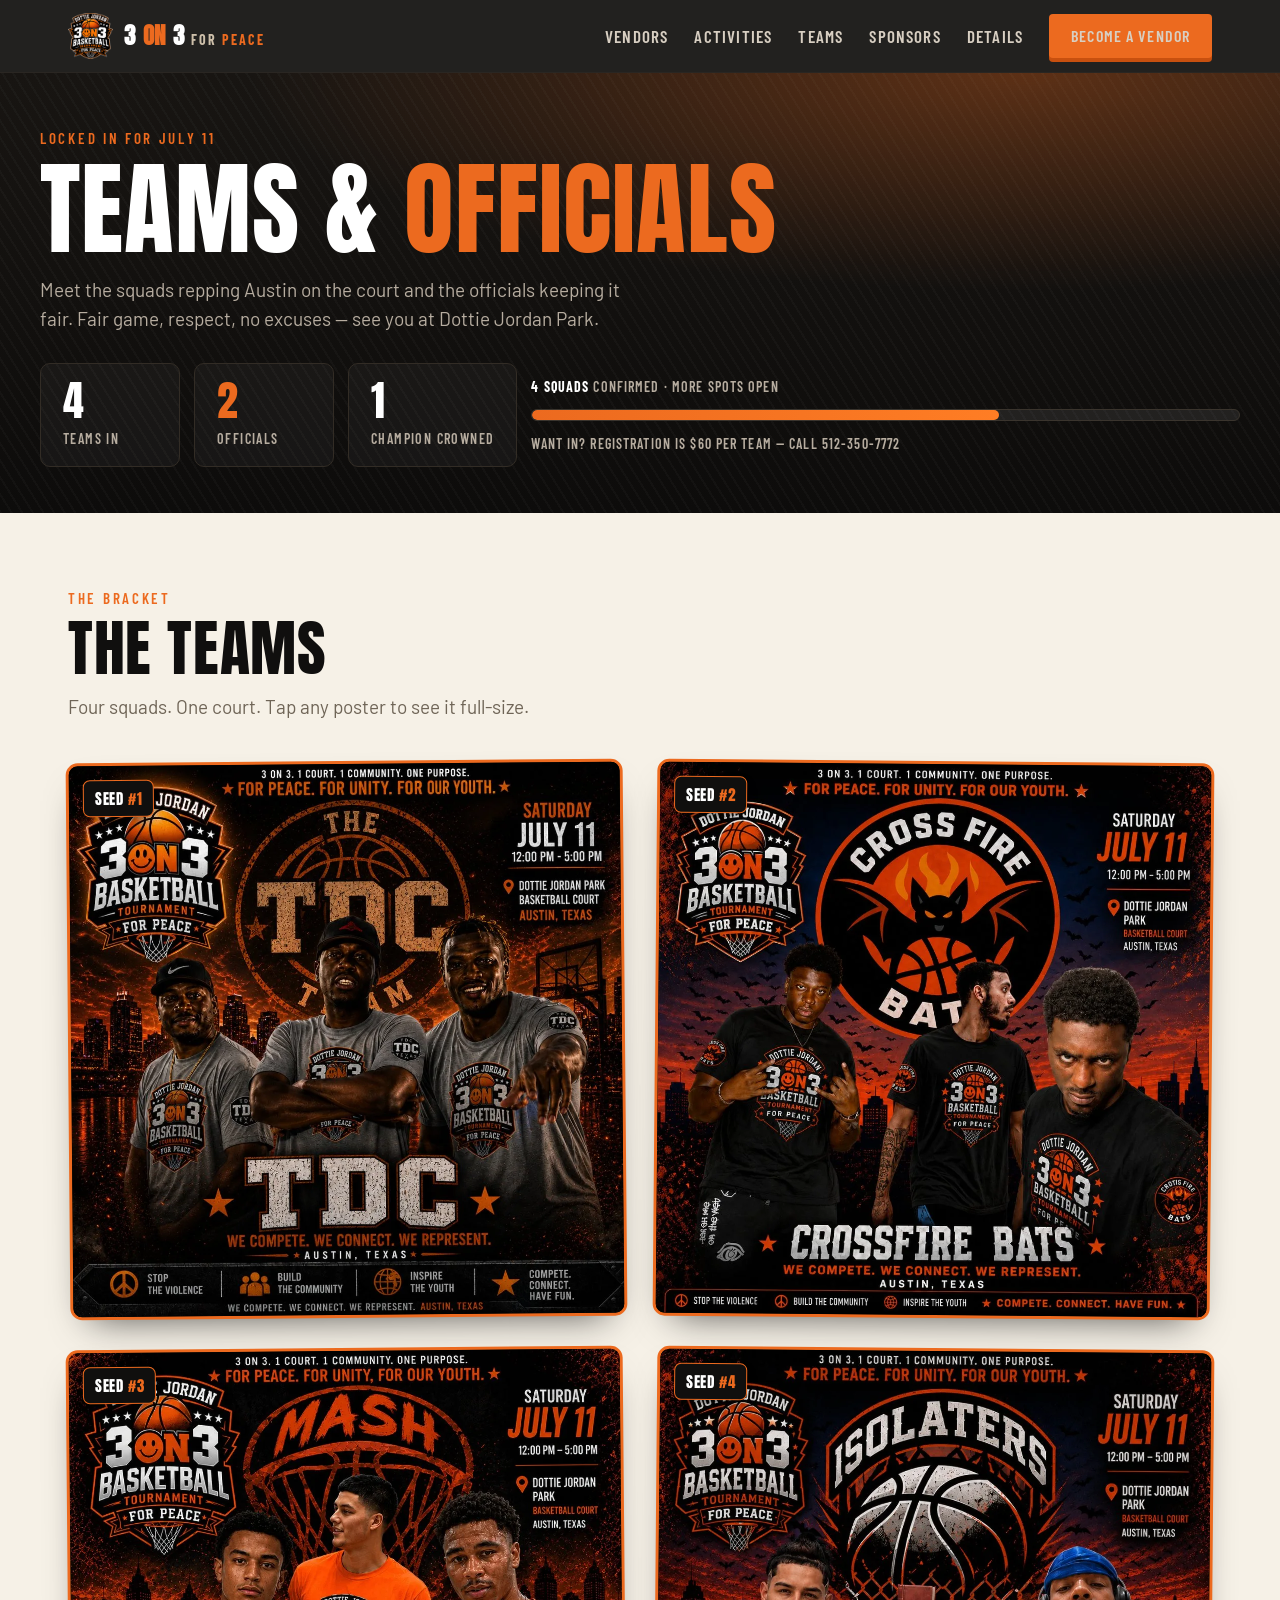
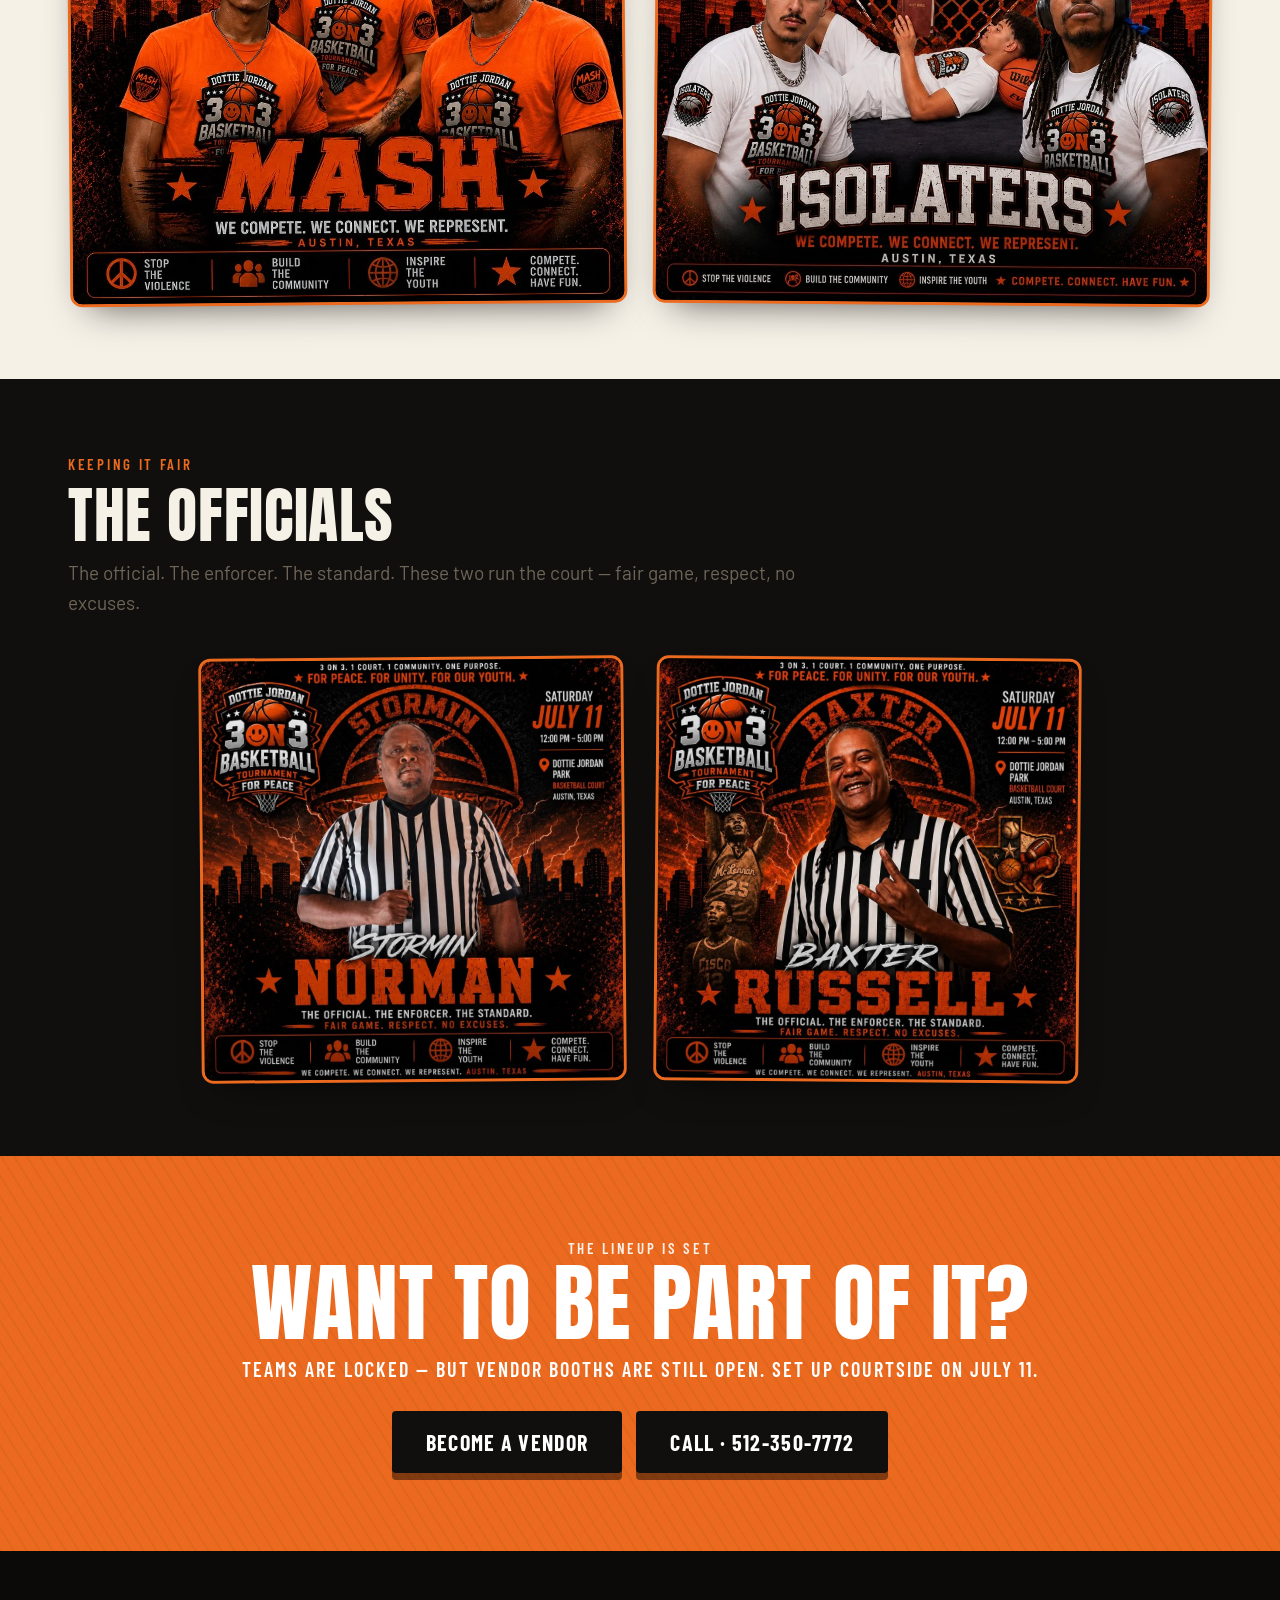
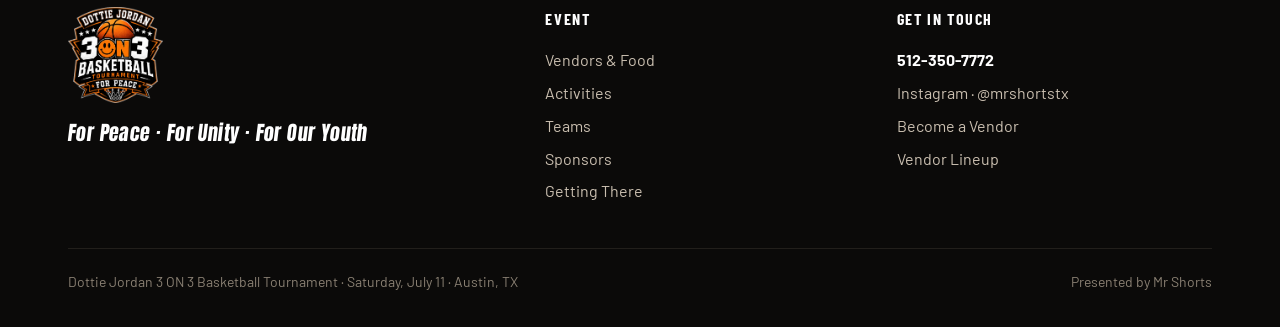
<file: teams.html>
<!DOCTYPE html>
<html lang="en">
<head>
<meta charset="UTF-8" />
<meta name="viewport" content="width=device-width, initial-scale=1.0" />
<title>Teams &amp; Officials — Dottie Jordan 3 ON 3 · For Peace</title>
<link rel="preconnect" href="https://fonts.googleapis.com" />
<link rel="preconnect" href="https://fonts.gstatic.com" crossorigin />
<link href="https://fonts.googleapis.com/css2?family=Anton&family=Barlow:ital,wght@0,400;0,500;0,600;0,700;1,600&family=Barlow+Condensed:wght@500;600;700&display=swap" rel="stylesheet" />
<style id="site-css">
/* ====== DOTTIE JORDAN 3ON3 — FOR PEACE :: brand stylesheet ====== */
:root{
  --ink:#100f0e;
  --ink-2:#1b1917;
  --panel:#211e1b;
  --cream:#f6f1e7;
  --cream-2:#ece3d3;
  --paper:#fbf7ef;
  --orange:#ec6a1f;
  --orange-bright:#ff7d24;
  --orange-deep:#c8500f;
  --line-dark:#3a342d;
  --muted:#b7ada0;
  --muted-ink:#7c736682;
  --shadow:0 18px 40px -18px rgba(0,0,0,.55);
  --maxw:1200px;
}
*{box-sizing:border-box;}
html{scroll-behavior:smooth;scroll-padding-top:78px;}
body{
  margin:0;
  font-family:'Barlow',system-ui,sans-serif;
  color:var(--ink);
  background:var(--paper);
  -webkit-font-smoothing:antialiased;
  font-size:18px;line-height:1.55;
}
img{max-width:100%;display:block;}
a{color:inherit;text-decoration:none;}

.wrap{max-width:var(--maxw);margin:0 auto;padding:0 28px;}
.eyebrow{
  font-family:'Barlow Condensed',sans-serif;font-weight:600;
  text-transform:uppercase;letter-spacing:.18em;font-size:15px;color:var(--orange);
}
h1,h2,h3{font-family:'Anton',sans-serif;font-weight:400;line-height:.96;letter-spacing:.01em;margin:0;text-transform:uppercase;}
.display{font-size:clamp(54px,9vw,118px);}
.section-title{font-size:clamp(34px,5.2vw,62px);}
.italic-skew{font-style:normal;transform:skewX(-7deg);display:inline-block;}

/* star separators like the flyer */
.stars{display:inline-flex;align-items:center;gap:14px;font-family:'Barlow Condensed',sans-serif;font-weight:700;text-transform:uppercase;letter-spacing:.12em;}
.stars .s{color:var(--orange);font-size:.8em;}

/* buttons */
.btn{
  --bg:var(--orange);--fg:#fff;
  font-family:'Barlow Condensed',sans-serif;font-weight:700;text-transform:uppercase;letter-spacing:.06em;
  font-size:19px;line-height:1;
  display:inline-flex;align-items:center;gap:10px;
  background:var(--bg);color:var(--fg);
  border:2px solid transparent;border-radius:4px;
  padding:15px 26px;cursor:pointer;transition:.15s transform,.15s background,.15s box-shadow;
  box-shadow:0 6px 0 var(--orange-deep);
}
.btn:hover{transform:translateY(-1px);background:var(--orange-bright);}
.btn:active{transform:translateY(4px);box-shadow:0 2px 0 var(--orange-deep);}
.btn.ghost{background:transparent;color:var(--cream);border-color:#5a5147;box-shadow:none;}
.btn.ghost:hover{background:rgba(236,106,31,.12);border-color:var(--orange);color:#fff;}
.btn.dark{background:var(--ink);color:#fff;box-shadow:0 6px 0 #000;}
.btn.dark:hover{background:#000;}
.btn.lg{font-size:22px;padding:18px 32px;}

/* chips */
.chip{
  display:inline-flex;align-items:center;gap:8px;
  font-family:'Barlow Condensed',sans-serif;font-weight:600;text-transform:uppercase;letter-spacing:.08em;font-size:15px;
  border:1.5px solid currentColor;border-radius:999px;padding:7px 15px;
}
.chip svg{width:16px;height:16px;}

/* ============ NAV ============ */
.nav{
  position:sticky;top:0;z-index:60;background:rgba(16,15,14,.92);
  backdrop-filter:blur(8px);border-bottom:1px solid #2a2622;
}
.nav-inner{display:flex;align-items:center;gap:26px;height:72px;}
.nav .brand{display:flex;align-items:center;gap:11px;color:#fff;}
.nav .brand img{height:46px;width:auto;}
.nav .brand b{font-family:'Anton',sans-serif;font-size:23px;letter-spacing:.02em;display:flex;align-items:baseline;gap:7px;}
.nav .brand b span{color:var(--orange);}
.nav .brand b i{font-family:'Barlow Condensed',sans-serif;font-style:normal;font-weight:700;font-size:14px;letter-spacing:.14em;text-transform:uppercase;color:#cdbfa9;white-space:nowrap;}
.nav .brand b i span{color:var(--orange);}
.nav .links{display:flex;gap:26px;margin-left:auto;align-items:center;}
.nav .links a{font-family:'Barlow Condensed',sans-serif;font-weight:600;text-transform:uppercase;letter-spacing:.07em;font-size:17px;color:#d8cfc2;transition:.15s;}
.nav .links a:hover{color:#fff;}
.nav .links .btn{font-size:16px;padding:12px 20px;box-shadow:0 4px 0 var(--orange-deep);}
.nav-toggle{display:none;margin-left:auto;background:none;border:0;cursor:pointer;padding:8px;}
.nav-toggle span{display:block;width:26px;height:3px;background:#fff;border-radius:2px;margin:5px 0;}

/* ============ HERO ============ */
.hero{position:relative;background:var(--ink);color:var(--cream);overflow:hidden;}
.hero::before{/* spotlight + grain */
  content:"";position:absolute;inset:0;
  background:
    radial-gradient(120% 90% at 75% 0%, rgba(236,106,31,.35), transparent 55%),
    radial-gradient(90% 80% at 10% 100%, rgba(236,106,31,.14), transparent 60%),
    repeating-linear-gradient(58deg, rgba(255,255,255,.022) 0 2px, transparent 2px 9px),
    linear-gradient(180deg,#181512,#0d0c0b);
  z-index:0;
}
.hero::after{/* bottom court fade */
  content:"";position:absolute;left:0;right:0;bottom:0;height:140px;
  background:linear-gradient(180deg,transparent,rgba(0,0,0,.5));z-index:0;
}
.hero-inner{position:relative;z-index:2;display:grid;grid-template-columns:1.05fr .95fr;gap:48px;align-items:center;padding:62px 0 70px;}
.hero .eyebrow-row{display:flex;gap:10px;flex-wrap:wrap;margin-bottom:22px;}
.hero .eyebrow-row .chip{color:#e9c9af;border-color:#5a473a;}
.hero .eyebrow-row .chip.hot{color:#fff;background:var(--orange);border-color:var(--orange);}
.hero .logo-art{max-width:430px;width:100%;filter:drop-shadow(0 14px 30px rgba(0,0,0,.6));margin-bottom:6px;}
.hero h1.kicker{font-size:clamp(40px,6vw,82px);color:#fff;margin:4px 0 10px;}
.hero h1.kicker .peace{color:var(--orange);}
.hero .tag{margin:18px 0 6px;font-size:20px;}
.hero .sub{color:var(--muted);max-width:440px;font-size:18px;margin:0 0 26px;}
.hero .cta-row{display:flex;gap:14px;flex-wrap:wrap;}
.hero-media{position:relative;}
.hero-media image-slot{display:block;width:100%;height:480px;border-radius:8px;border:3px solid var(--orange);box-shadow:14px 14px 0 rgba(236,106,31,.22);transform:rotate(.6deg);}
.hero-media .presented{
  position:absolute;left:-14px;bottom:-18px;background:#fff;color:var(--ink);
  font-family:'Barlow Condensed',sans-serif;font-weight:700;text-transform:uppercase;letter-spacing:.06em;
  font-size:14px;padding:9px 16px;border-radius:4px;box-shadow:var(--shadow);transform:rotate(-2deg);
}
.hero-media .presented b{font-family:'Anton';color:var(--orange);font-size:18px;display:block;letter-spacing:.02em;}

/* ============ FEATURE STRIP ============ */
.features{background:var(--orange);color:#fff;}
.features .grid{display:grid;grid-template-columns:repeat(5,1fr);}
.feature{padding:30px 18px;text-align:center;border-right:1px solid rgba(255,255,255,.22);}
.feature:last-child{border-right:0;}
.feature .ic{width:54px;height:54px;margin:0 auto 12px;display:grid;place-items:center;border:2.5px solid #fff;border-radius:50%;}
.feature .ic svg{width:28px;height:28px;stroke:#fff;}
.feature h3{font-family:'Barlow Condensed',sans-serif;font-weight:700;font-size:22px;letter-spacing:.04em;}
.feature p{margin:2px 0 0;font-family:'Barlow Condensed',sans-serif;text-transform:uppercase;letter-spacing:.08em;font-size:14px;color:#ffe6d3;}

/* ============ generic section ============ */
.section{padding:84px 0;}
.section.dark{background:var(--ink);color:var(--cream);}
.section.cream{background:var(--cream);}
.sec-head{margin-bottom:40px;max-width:780px;}
.sec-head .eyebrow{display:block;margin-bottom:8px;}
.sec-head p.lead{font-size:19px;color:#6f6557;margin:14px 0 0;}
.section.dark .sec-head p.lead{color:var(--muted);}

/* ============ VENDORS (primary) ============ */
.vendor-grid{display:grid;grid-template-columns:repeat(4,1fr);gap:20px;}
.vendor{
  background:#fff;border:1px solid #e6ddcc;border-radius:10px;overflow:hidden;
  box-shadow:0 10px 24px -16px rgba(0,0,0,.35);transition:.15s transform,.15s box-shadow;
}
.vendor:hover{transform:translateY(-3px);box-shadow:0 18px 30px -16px rgba(0,0,0,.4);}
.vendor{position:relative;}
.vendor image-slot{display:block;width:100%;height:auto !important;aspect-ratio:1/1;background:#f3ece0;}
.vendor .vlogo{display:block;width:100%;aspect-ratio:1/1;background:#0d0c0b;position:relative;overflow:hidden;cursor:pointer;}
.vendor .vlogo img{width:100%;height:100%;object-fit:cover;display:block;}
.vendor .proud{position:absolute;top:10px;left:10px;z-index:4;font-family:'Barlow Condensed',sans-serif;font-weight:700;text-transform:uppercase;letter-spacing:.07em;font-size:12px;color:#fff;background:var(--orange);border-radius:6px;padding:4px 9px;box-shadow:0 4px 10px -4px rgba(0,0,0,.6);}
.vendor .zoom{position:absolute;top:10px;right:10px;z-index:5;width:36px;height:36px;border-radius:9px;border:0;cursor:pointer;background:rgba(13,12,11,.6);display:none;place-items:center;backdrop-filter:blur(4px);box-shadow:0 4px 10px -4px rgba(0,0,0,.55);transition:.15s background;}
.vendor .zoom:hover{background:var(--orange);}
.vendor .zoom svg{width:19px;height:19px;stroke:#fff;stroke-width:2.2;fill:none;}
.vendor.previewable:hover .zoom{display:grid;}
.vendor .meta{padding:14px 16px 16px;}
.vendor .meta .cat{font-family:'Barlow Condensed',sans-serif;font-weight:700;text-transform:uppercase;letter-spacing:.1em;font-size:13px;color:var(--orange);}
.vendor .meta h3{font-family:'Barlow Condensed',sans-serif;font-weight:700;font-size:22px;margin:3px 0 0;color:var(--ink);text-transform:none;}
.vendor .meta .booth{font-size:14px;color:#8a8073;font-weight:600;}
.vendor-cta{margin-top:34px;display:flex;gap:14px;flex-wrap:wrap;align-items:center;}
.vendor-cta .note{color:#6f6557;font-family:'Barlow Condensed',sans-serif;font-weight:600;text-transform:uppercase;letter-spacing:.06em;}

/* ============ ACTIVITIES ============ */
.act-grid{display:grid;grid-template-columns:repeat(4,1fr);gap:20px;}
.act{position:relative;border-radius:10px;overflow:hidden;border:1px solid var(--line-dark);background:var(--panel);}
.act image-slot{display:block;width:100%;height:200px;}
.act .body{padding:18px 18px 22px;}
.act .num{font-family:'Anton';color:var(--orange);font-size:15px;letter-spacing:.1em;}
.act h3{font-family:'Barlow Condensed',sans-serif;font-weight:700;font-size:24px;margin:4px 0 6px;color:#fff;text-transform:none;}
.act p{margin:0;font-size:16px;color:var(--muted);}

/* ============ SPONSORS ============ */
.presenting{text-align:center;margin-bottom:46px;}
.presenting .eyebrow{display:block;margin-bottom:14px;}
.presenting .ms{
  font-family:'Anton',sans-serif;font-size:clamp(40px,7vw,82px);color:var(--ink);transform:skewX(-7deg);display:inline-block;white-space:nowrap;
}
.section.cream .presenting .ms{color:var(--ink);}
.sponsor-wall{display:grid;grid-template-columns:repeat(4,1fr);gap:22px;}
.sponsor{position:relative;background:#fff;border:1px solid #e6ddcc;border-radius:12px;aspect-ratio:3/4;overflow:hidden;box-shadow:0 14px 32px -24px rgba(0,0,0,.45);}
.sponsor image-slot{display:block;width:100%;height:100%;}
.sponsor image-slot::part(image){object-fit:cover;}
.sponsor .flyer-btn{position:absolute;left:50%;bottom:12px;transform:translateX(-50%) translateY(6px);z-index:5;align-items:center;gap:7px;font-family:'Barlow Condensed',sans-serif;font-weight:700;text-transform:uppercase;letter-spacing:.05em;font-size:13px;color:#fff;background:var(--orange);border:0;border-radius:999px;padding:9px 16px;cursor:pointer;box-shadow:0 8px 18px -6px rgba(0,0,0,.6);display:none;opacity:0;transition:.16s;}
.sponsor .flyer-btn svg{width:15px;height:15px;stroke:#fff;stroke-width:2.3;fill:none;}
.sponsor.previewable .flyer-btn{display:inline-flex;}
.sponsor.previewable:hover .flyer-btn{opacity:1;transform:translateX(-50%) translateY(0);}
.sponsor.has-flyer{cursor:pointer;}
.sponsor.has-flyer img{width:100%;height:100%;object-fit:cover;display:block;}
.sponsor-wall.solo{display:flex;justify-content:center;}
.sponsor-wall.solo .sponsor{aspect-ratio:1/1;width:min(460px,100%);}

/* tiered sponsor showcase — flyers shown at natural aspect ratio, no crop */
.sponsor-feature{display:flex;justify-content:center;}
.sponsor-feature .sponsor.feat{aspect-ratio:auto;width:min(380px,86vw);}
.sponsor-feature .sponsor.feat img{position:static;width:100%;height:auto;object-fit:contain;}
.sponsor-show{display:flex;flex-wrap:wrap;justify-content:center;align-items:flex-start;gap:22px;max-width:1010px;margin:0 auto;}
.sponsor-show .sponsor{aspect-ratio:auto;height:330px;width:auto;}
.sponsor-show .sponsor img{position:static;width:auto;height:100%;object-fit:contain;}
@media(max-width:720px){
  .sponsor-show .sponsor{height:auto;width:min(330px,82vw);}
  .sponsor-show .sponsor img{width:100%;height:auto;}
}
.sponsor-tier{text-align:center;font-family:'Barlow Condensed',sans-serif;font-weight:700;text-transform:uppercase;letter-spacing:.14em;color:#a99a83;margin:34px 0 16px;font-size:15px;}

/* ============ VENDOR FLYER LIGHTBOX ============ */
.vlb{position:fixed;inset:0;z-index:200;display:none;align-items:center;justify-content:center;padding:30px;background:rgba(8,7,6,.92);backdrop-filter:blur(4px);}
.vlb.open{display:flex;}
.vlb img{max-width:min(92vw,820px);max-height:88vh;width:auto;height:auto;border-radius:10px;border:3px solid var(--orange);box-shadow:0 30px 60px -20px rgba(0,0,0,.8);}
.vlb .x{position:absolute;top:22px;right:26px;width:48px;height:48px;border-radius:50%;border:2px solid #5a5147;background:rgba(0,0,0,.5);color:#fff;font-size:24px;cursor:pointer;display:grid;place-items:center;transition:.15s;}
.vlb .x:hover{background:var(--orange);border-color:var(--orange);}
.vlb .arw{position:absolute;top:50%;transform:translateY(-50%);width:54px;height:54px;border-radius:50%;border:2px solid #5a5147;background:rgba(0,0,0,.5);color:#fff;font-size:26px;cursor:pointer;display:grid;place-items:center;transition:.15s;}
.vlb .arw:hover{background:var(--orange);border-color:var(--orange);}
.vlb .arw.prev{left:24px;} .vlb .arw.next{right:24px;}
.vlb .cap{position:absolute;bottom:26px;left:0;right:0;text-align:center;font-family:'Barlow Condensed',sans-serif;font-weight:700;text-transform:uppercase;letter-spacing:.08em;color:#f0d4bf;font-size:16px;}
@media(max-width:640px){.vlb .arw{width:44px;height:44px;}.vlb .arw.prev{left:10px;}.vlb .arw.next{right:10px;}}

/* ============ MAP / DETAILS ============ */
.map-row{display:grid;grid-template-columns:1fr 1fr;gap:38px;align-items:stretch;}
.map-frame{border-radius:10px;overflow:hidden;border:3px solid var(--orange);box-shadow:12px 12px 0 rgba(236,106,31,.18);min-height:330px;}
.map-frame iframe{width:100%;height:100%;min-height:330px;border:0;display:block;filter:saturate(1.05);}
.detail-card .row{display:flex;gap:14px;padding:18px 0;border-bottom:1px solid #e2d9c8;}
.detail-card .row:last-child{border-bottom:0;}
.detail-card .row .ic{flex:none;width:42px;height:42px;border-radius:8px;background:var(--orange);display:grid;place-items:center;}
.detail-card .row .ic svg{width:22px;height:22px;stroke:#fff;}
.detail-card .row .k{font-family:'Barlow Condensed',sans-serif;font-weight:700;text-transform:uppercase;letter-spacing:.08em;color:#8a8073;font-size:14px;}
.detail-card .row .v{font-size:19px;font-weight:600;color:var(--ink);}

/* ============ GALLERY ============ */
.gallery{display:grid;grid-template-columns:repeat(4,1fr);grid-auto-rows:150px;gap:14px;}
.gallery image-slot{width:100%;height:100%;border-radius:8px;}
.gallery .tall{grid-row:span 2;}
.gallery .wide{grid-column:span 2;}

/* image-slot empty-state visibility on dark surfaces */
.section.dark image-slot::part(frame),
.gallery image-slot::part(frame),
.hero-media image-slot::part(frame){background:rgba(255,255,255,.055) !important;}
.section.dark image-slot::part(empty),
.gallery image-slot::part(empty),
.hero-media image-slot::part(empty){color:rgba(246,241,231,.6) !important;}

/* ============ FINAL CTA ============ */
.finalcta{position:relative;background:var(--orange);color:#fff;text-align:center;padding:78px 0;overflow:hidden;}
.finalcta::before{content:"";position:absolute;inset:0;background:repeating-linear-gradient(58deg,rgba(0,0,0,.05) 0 2px,transparent 2px 11px);}
.finalcta .inner{position:relative;z-index:2;}
.finalcta h2{font-size:clamp(40px,7vw,86px);color:#fff;}
.finalcta p{font-family:'Barlow Condensed',sans-serif;text-transform:uppercase;letter-spacing:.1em;font-weight:600;font-size:20px;margin:10px 0 26px;}
.finalcta .btn.dark{box-shadow:0 7px 0 rgba(0,0,0,.45);}

/* ============ FOOTER ============ */
.footer{background:#0b0a09;color:#cabfb0;padding:56px 0 34px;}
.footer .top{display:grid;grid-template-columns:1.4fr 1fr 1fr;gap:36px;}
.footer img.logo{height:96px;width:auto;margin-bottom:14px;}
.footer .peace{font-family:'Anton',sans-serif;color:#fff;font-size:20px;letter-spacing:.02em;transform:skewX(-7deg);display:inline-block;}
.footer h4{font-family:'Barlow Condensed',sans-serif;font-weight:700;text-transform:uppercase;letter-spacing:.1em;color:#fff;font-size:16px;margin:0 0 12px;}
.footer a{display:block;color:#cabfb0;padding:4px 0;font-size:16px;}
.footer a:hover{color:var(--orange);}
.footer .contact b{color:#fff;}
.footer .bottom{display:flex;justify-content:space-between;align-items:center;gap:16px;margin-top:40px;padding-top:22px;border-top:1px solid #221f1b;font-size:14px;color:#8a8073;flex-wrap:wrap;}

/* ============ RESPONSIVE ============ */
@media(max-width:900px){
  .hero-inner{grid-template-columns:1fr;gap:30px;padding:44px 0 54px;}
  .hero-media{order:-1;}
  .hero-media image-slot{height:300px;}
  .features .grid{grid-template-columns:repeat(2,1fr);}
  .feature:nth-child(2n){border-right:0;}
  .vendor-grid{grid-template-columns:repeat(2,1fr);}
  .act-grid{grid-template-columns:repeat(2,1fr);}
  .sponsor-wall{grid-template-columns:repeat(2,1fr);}
  .map-row{grid-template-columns:1fr;}
  .footer .top{grid-template-columns:1fr;gap:26px;}
}
@media(max-width:640px){
  body{font-size:17px;}
  .nav .links{display:none;}
  .nav .links.open{display:flex;position:absolute;top:72px;left:0;right:0;flex-direction:column;background:#161311;padding:18px 28px 26px;gap:14px;border-bottom:1px solid #2a2622;}
  .nav .links.open .btn{align-self:flex-start;}
  .nav-toggle{display:block;}
  .vendor-grid{grid-template-columns:1fr 1fr;}
  .act-grid{grid-template-columns:1fr;}
  .gallery{grid-template-columns:repeat(2,1fr);}
  .section{padding:60px 0;}
}

</style>
<style>
  /* ===== TEAMS PAGE ===== */
  .teams-hero{position:relative;background:var(--ink);color:var(--cream);overflow:hidden;}
  .teams-hero::before{
    content:"";position:absolute;inset:0;
    background:
      radial-gradient(110% 90% at 80% 0%, rgba(236,106,31,.32), transparent 55%),
      repeating-linear-gradient(58deg, rgba(255,255,255,.022) 0 2px, transparent 2px 9px),
      linear-gradient(180deg,#181512,#0d0c0b);
    z-index:0;
  }
  .teams-hero .wrap{position:relative;z-index:2;padding:54px 0 46px;}
  .teams-hero .eyebrow{display:block;margin-bottom:10px;}
  .teams-hero h1{font-size:clamp(46px,8vw,104px);color:#fff;}
  .teams-hero h1 .br{color:var(--orange);}
  .teams-hero .sub{color:var(--muted);max-width:600px;font-size:19px;margin:16px 0 0;}

  .reg-bar{display:flex;flex-wrap:wrap;gap:14px;margin-top:30px;}
  .stat{background:rgba(255,255,255,.04);border:1px solid #322c25;border-radius:10px;padding:16px 22px;min-width:140px;}
  .stat .n{font-family:'Anton',sans-serif;font-size:42px;line-height:1;color:#fff;}
  .stat .n span{color:var(--orange);}
  .stat .l{font-family:'Barlow Condensed',sans-serif;font-weight:600;text-transform:uppercase;letter-spacing:.1em;font-size:14px;color:var(--muted);margin-top:6px;}
  .reg-bar .grow{flex:1;min-width:240px;display:flex;flex-direction:column;justify-content:center;gap:12px;}
  .reg-bar .barwrap{background:rgba(255,255,255,.08);border-radius:999px;height:12px;overflow:hidden;border:1px solid #3a342d;}
  .reg-bar .barfill{height:100%;background:linear-gradient(90deg,var(--orange),var(--orange-bright));border-radius:999px;}
  .reg-bar .barlabel{font-family:'Barlow Condensed',sans-serif;font-weight:600;text-transform:uppercase;letter-spacing:.08em;font-size:14px;color:var(--muted);}
  .reg-bar .barlabel b{color:#fff;}

  /* poster grid */
  .roster-section{padding:74px 0;}
  .roster-section.cream{background:var(--cream);}
  .roster-section.dark{background:var(--ink);color:var(--cream);}
  .poster-grid{display:grid;grid-template-columns:repeat(2,1fr);gap:30px;}
  .poster-grid.officials{max-width:880px;margin:0 auto;}

  .pcard{
    position:relative;border-radius:12px;overflow:hidden;cursor:pointer;
    border:3px solid var(--orange);background:#000;
    box-shadow:0 18px 38px -20px rgba(0,0,0,.7);
    transition:.18s transform,.18s box-shadow;display:block;
  }
  .pcard:nth-child(odd){transform:rotate(-.5deg);}
  .pcard:nth-child(even){transform:rotate(.5deg);}
  .pcard:hover{transform:rotate(0deg) translateY(-4px);box-shadow:0 26px 46px -18px rgba(0,0,0,.75);}
  .pcard img{display:block;width:100%;height:auto;}
  .pcard .scrim{
    position:absolute;inset:0;
    background:radial-gradient(circle at 50% 60%, rgba(8,7,6,.15), rgba(8,7,6,.55));
    display:grid;place-items:center;
    opacity:0;transition:.18s;
  }
  .pcard:hover .scrim{opacity:1;}
  .pcard .view{
    font-family:'Barlow Condensed',sans-serif;font-weight:700;text-transform:uppercase;letter-spacing:.06em;font-size:17px;
    color:#fff;background:var(--orange);border-radius:999px;padding:12px 24px;display:inline-flex;align-items:center;gap:9px;
    transform:translateY(8px);transition:.18s;white-space:nowrap;box-shadow:0 8px 22px -8px rgba(0,0,0,.6);
  }
  .pcard:hover .view{transform:translateY(0);}
  .pcard .view svg{width:17px;height:17px;stroke:#fff;stroke-width:2.4;}

  .pcard .seedflag{
    position:absolute;top:14px;left:14px;z-index:2;
    font-family:'Anton',sans-serif;font-size:15px;color:#fff;background:var(--ink);
    border:1.5px solid var(--orange);border-radius:7px;padding:6px 11px;letter-spacing:.04em;
    box-shadow:0 6px 14px -6px rgba(0,0,0,.7);
  }
  .pcard .seedflag span{color:var(--orange);}

  /* lightbox */
  .lb{position:fixed;inset:0;z-index:200;display:none;align-items:center;justify-content:center;padding:30px;
    background:rgba(8,7,6,.92);backdrop-filter:blur(4px);}
  .lb.open{display:flex;}
  .lb img{max-width:min(92vw,860px);max-height:88vh;width:auto;height:auto;border-radius:10px;border:3px solid var(--orange);box-shadow:0 30px 60px -20px rgba(0,0,0,.8);}
  .lb .close{position:absolute;top:22px;right:26px;width:48px;height:48px;border-radius:50%;border:2px solid #5a5147;background:rgba(0,0,0,.5);color:#fff;font-size:24px;cursor:pointer;display:grid;place-items:center;transition:.15s;}
  .lb .close:hover{background:var(--orange);border-color:var(--orange);}
  .lb .nav-btn{position:absolute;top:50%;transform:translateY(-50%);width:54px;height:54px;border-radius:50%;border:2px solid #5a5147;background:rgba(0,0,0,.5);color:#fff;font-size:26px;cursor:pointer;display:grid;place-items:center;transition:.15s;}
  .lb .nav-btn:hover{background:var(--orange);border-color:var(--orange);}
  .lb .prev{left:24px;} .lb .next{right:24px;}
  .lb .cap{position:absolute;bottom:26px;left:0;right:0;text-align:center;font-family:'Barlow Condensed',sans-serif;font-weight:700;text-transform:uppercase;letter-spacing:.08em;color:#f0d4bf;font-size:16px;}

  @media(max-width:760px){
    .poster-grid{grid-template-columns:1fr;gap:22px;}
    .pcard:nth-child(odd),.pcard:nth-child(even){transform:none;}
    .lb .nav-btn{width:44px;height:44px;}
    .lb .prev{left:10px;} .lb .next{right:10px;}
  }
</style>
</head>
<body>

  <!-- ============ NAV ============ -->
  <header class="nav">
    <div class="wrap nav-inner">
      <a class="brand" href="index.html#top">
        <img src="assets/logo.webp" alt="Dottie Jordan 3 on 3 logo" />
        <b>3<span>ON</span>3 <i>For <span>Peace</span></i></b>
      </a>
      <button class="nav-toggle" id="navToggle" aria-label="Menu"><span></span><span></span><span></span></button>
      <nav class="links" id="navLinks">
        <a href="index.html#vendors">Vendors</a>
        <a href="index.html#activities">Activities</a>
        <a href="teams.html">Teams</a>
        <a href="index.html#sponsors">Sponsors</a>
        <a href="index.html#details">Details</a>
        <a class="btn" href="vendor-registration.html">Become a Vendor</a>
      </nav>
    </div>
  </header>

  <!-- ============ HERO ============ -->
  <section class="teams-hero" id="top">
    <div class="wrap">
      <span class="eyebrow">Locked In For July 11</span>
      <h1>Teams &amp; <span class="br">Officials</span></h1>
      <p class="sub">Meet the squads repping Austin on the court and the officials keeping it fair. Fair game, respect, no excuses — see you at Dottie Jordan Park.</p>

      <div class="reg-bar">
        <div class="stat"><div class="n" id="statTeams">4</div><div class="l">Teams In</div></div>
        <div class="stat"><div class="n"><span>2</span></div><div class="l">Officials</div></div>
        <div class="stat"><div class="n">1</div><div class="l">Champion Crowned</div></div>
        <div class="grow">
          <div class="barlabel"><b>4 squads</b> confirmed · more spots open</div>
          <div class="barwrap"><div class="barfill" style="width:66%;"></div></div>
          <div class="barlabel">Want in? Registration is $60 per team — call 512-350-7772</div>
        </div>
      </div>
    </div>
  </section>

  <!-- ============ TEAMS ============ -->
  <section class="roster-section cream" id="teams">
    <div class="wrap">
      <div class="sec-head">
        <span class="eyebrow">The Bracket</span>
        <h2 class="section-title">The Teams</h2>
        <p class="lead">Four squads. One court. Tap any poster to see it full-size.</p>
      </div>
      <div class="poster-grid" id="teamGrid"></div>
    </div>
  </section>

  <!-- ============ OFFICIALS ============ -->
  <section class="roster-section dark" id="officials">
    <div class="wrap">
      <div class="sec-head">
        <span class="eyebrow">Keeping It Fair</span>
        <h2 class="section-title">The Officials</h2>
        <p class="lead">The official. The enforcer. The standard. These two run the court — fair game, respect, no excuses.</p>
      </div>
      <div class="poster-grid officials" id="refGrid"></div>
    </div>
  </section>

  <!-- ============ FINAL CTA ============ -->
  <section class="finalcta" id="register">
    <div class="wrap inner">
      <span class="eyebrow" style="color:#fff;opacity:.9;">The Lineup Is Set</span>
      <h2>Want To Be Part Of It?</h2>
      <p>Teams are locked — but vendor booths are still open. Set up courtside on July 11.</p>
      <div style="display:flex;gap:14px;justify-content:center;flex-wrap:wrap;">
        <a class="btn dark lg" href="vendor-registration.html">Become a Vendor</a>
        <a class="btn dark lg" href="tel:5123507772">Call · 512-350-7772</a>
      </div>
    </div>
  </section>

  <!-- ============ FOOTER ============ -->
  <footer class="footer">
    <div class="wrap">
      <div class="top">
        <div>
          <img class="logo" src="assets/logo.webp" alt="Dottie Jordan 3 on 3 logo" />
          <div class="peace">For Peace · For Unity · For Our Youth</div>
        </div>
        <div>
          <h4>Event</h4>
          <a href="index.html#vendors">Vendors &amp; Food</a>
          <a href="index.html#activities">Activities</a>
          <a href="teams.html">Teams</a>
          <a href="index.html#sponsors">Sponsors</a>
          <a href="index.html#details">Getting There</a>
        </div>
        <div class="contact">
          <h4>Get In Touch</h4>
          <a href="tel:5123507772"><b>512-350-7772</b></a>
          <a href="https://instagram.com/mrshortstx" target="_blank" rel="noopener">Instagram · @mrshortstx</a>
          <a href="vendor-registration.html">Become a Vendor</a>
          <a href="index.html#vendors">Vendor Lineup</a>
        </div>
      </div>
      <div class="bottom">
        <span>Dottie Jordan 3 ON 3 Basketball Tournament · Saturday, July 11 · Austin, TX</span>
        <span>Presented by Mr Shorts</span>
      </div>
    </div>
  </footer>

  <!-- ============ LIGHTBOX ============ -->
  <div class="lb" id="lb">
    <button class="close" id="lbClose" aria-label="Close">&times;</button>
    <button class="nav-btn prev" id="lbPrev" aria-label="Previous">&#8249;</button>
    <img id="lbImg" alt="" />
    <button class="nav-btn next" id="lbNext" aria-label="Next">&#8250;</button>
    <div class="cap" id="lbCap"></div>
  </div>

  <script>
    const t = document.getElementById('navToggle');
    const l = document.getElementById('navLinks');
    t.addEventListener('click', ()=> l.classList.toggle('open'));

    const TEAMS = [
      {name:"TDC", img:"assets/posters/tdc.webp", tag:"We Compete. We Connect. We Represent.", seed:1},
      {name:"Crossfire Bats", img:"assets/posters/crossfire-bats.webp", tag:"We Compete. We Connect. We Represent.", seed:2},
      {name:"MASH", img:"assets/posters/mash.webp", tag:"We Compete. We Connect. We Represent.", seed:3},
      {name:"Isolaters", img:"assets/posters/isolaters.webp", tag:"We Compete. We Connect. We Represent.", seed:4},
    ];
    const REFS = [
      {name:"Stormin Norman", img:"assets/posters/stormin-norman.webp", tag:"The Official · The Enforcer · The Standard"},
      {name:"Baxter Russell", img:"assets/posters/baxter-russell.webp", tag:"Fair Game · Respect · No Excuses"},
    ];

    const EYE = '<svg viewBox="0 0 24 24" fill="none" stroke-linecap="round" stroke-linejoin="round"><path d="M2 12s3.5-7 10-7 10 7 10 7-3.5 7-10 7-10-7-10-7z"/><circle cx="12" cy="12" r="3"/></svg>';

    // flat ordered list for lightbox navigation
    const ALL = [];
    function card(item, kind){
      const idx = ALL.length;
      ALL.push(item);
      const seed = kind==='team' ? `<div class="seedflag">SEED <span>#${item.seed}</span></div>` : '';
      return `<a class="pcard" data-idx="${idx}" href="${item.img}" onclick="return false;">
        ${seed}
        <img src="${item.img}" alt="${item.name} — Dottie Jordan 3 on 3 poster" loading="lazy" />
        <div class="scrim"><span class="view">${EYE} View Poster</span></div>
      </a>`;
    }
    document.getElementById('teamGrid').innerHTML = TEAMS.map(t=>card(t,'team')).join('');
    document.getElementById('refGrid').innerHTML = REFS.map(r=>card(r,'ref')).join('');

    // lightbox
    const lb=document.getElementById('lb'), lbImg=document.getElementById('lbImg'), lbCap=document.getElementById('lbCap');
    let cur=0;
    function open(i){cur=(i+ALL.length)%ALL.length;lbImg.src=ALL[cur].img;lbImg.alt=ALL[cur].name;lbCap.textContent=ALL[cur].name+' — '+ALL[cur].tag;lb.classList.add('open');}
    function close(){lb.classList.remove('open');lbImg.removeAttribute('src');}
    document.querySelectorAll('.pcard').forEach(c=>c.addEventListener('click',()=>open(+c.dataset.idx)));
    document.getElementById('lbClose').addEventListener('click',close);
    document.getElementById('lbPrev').addEventListener('click',e=>{e.stopPropagation();open(cur-1);});
    document.getElementById('lbNext').addEventListener('click',e=>{e.stopPropagation();open(cur+1);});
    lb.addEventListener('click',e=>{if(e.target===lb)close();});
    document.addEventListener('keydown',e=>{if(!lb.classList.contains('open'))return;if(e.key==='Escape')close();if(e.key==='ArrowLeft')open(cur-1);if(e.key==='ArrowRight')open(cur+1);});
  </script>
</body>
</html>
</file>
